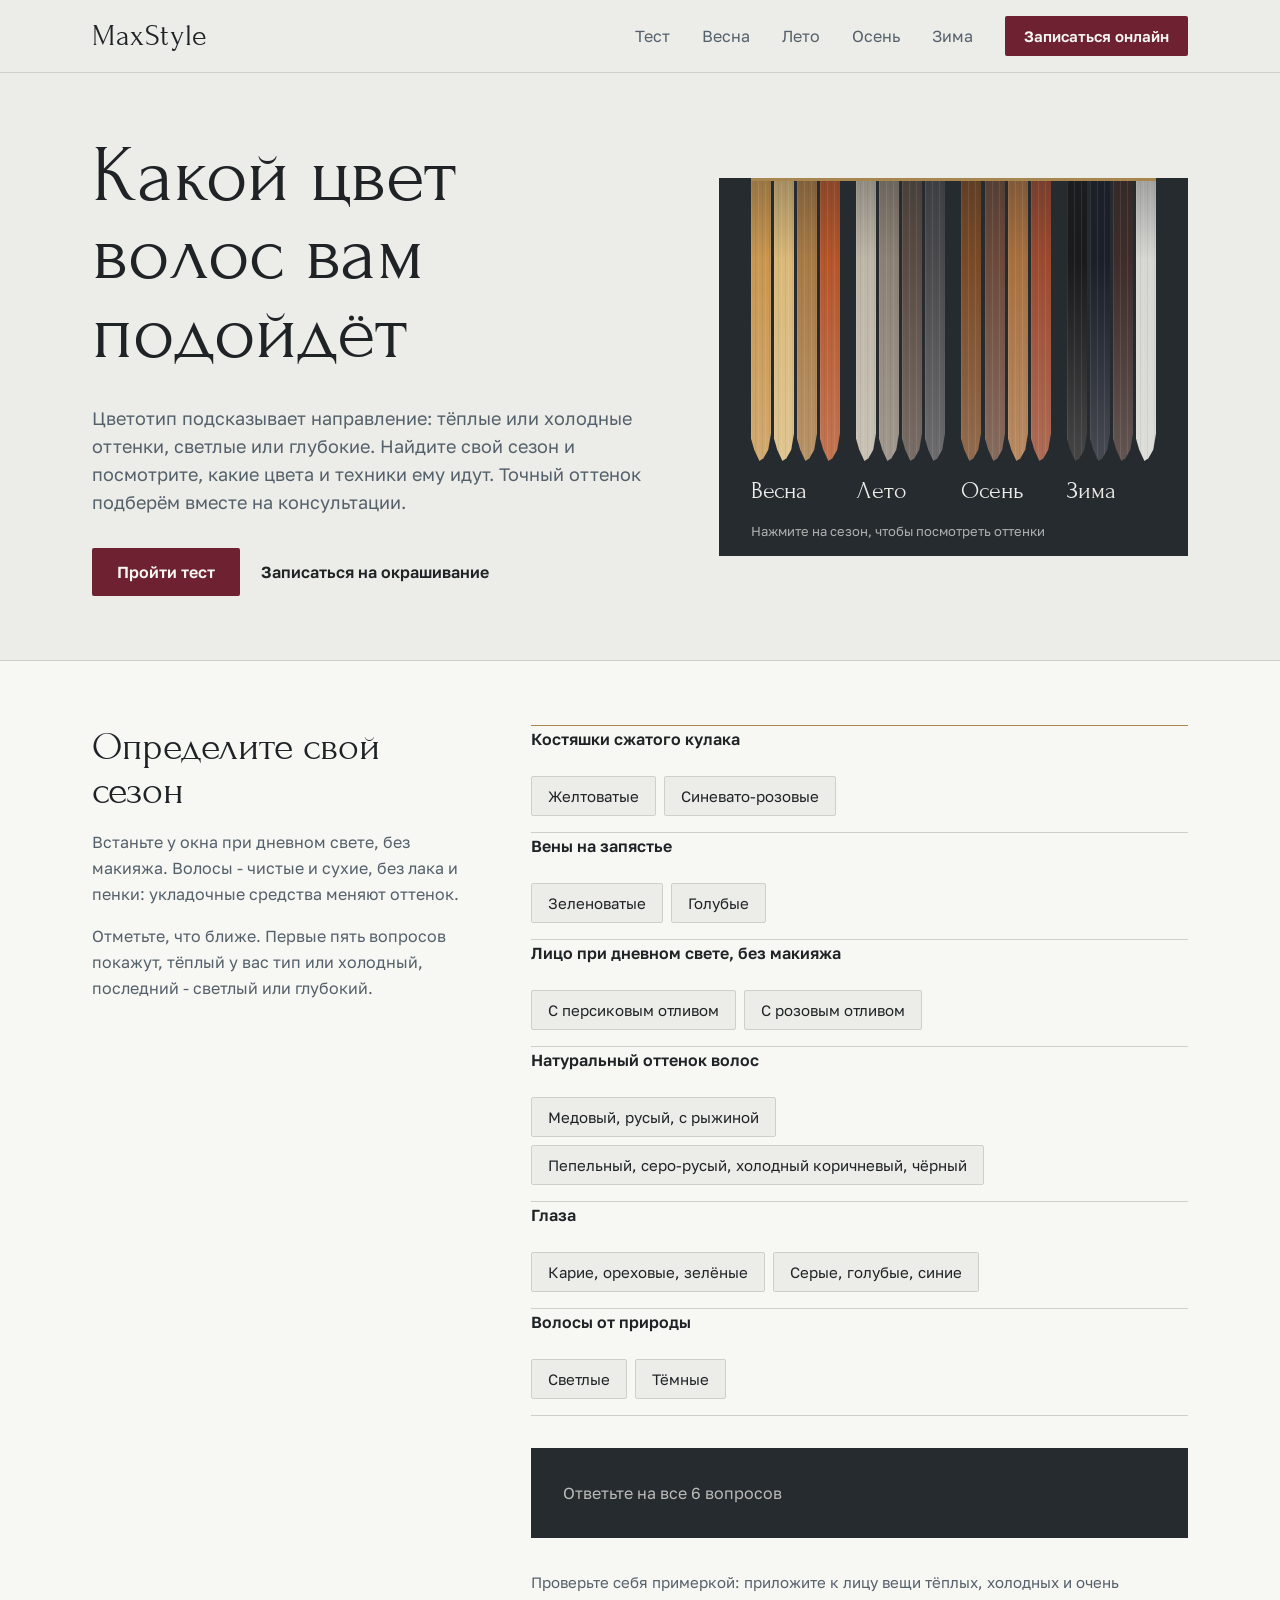
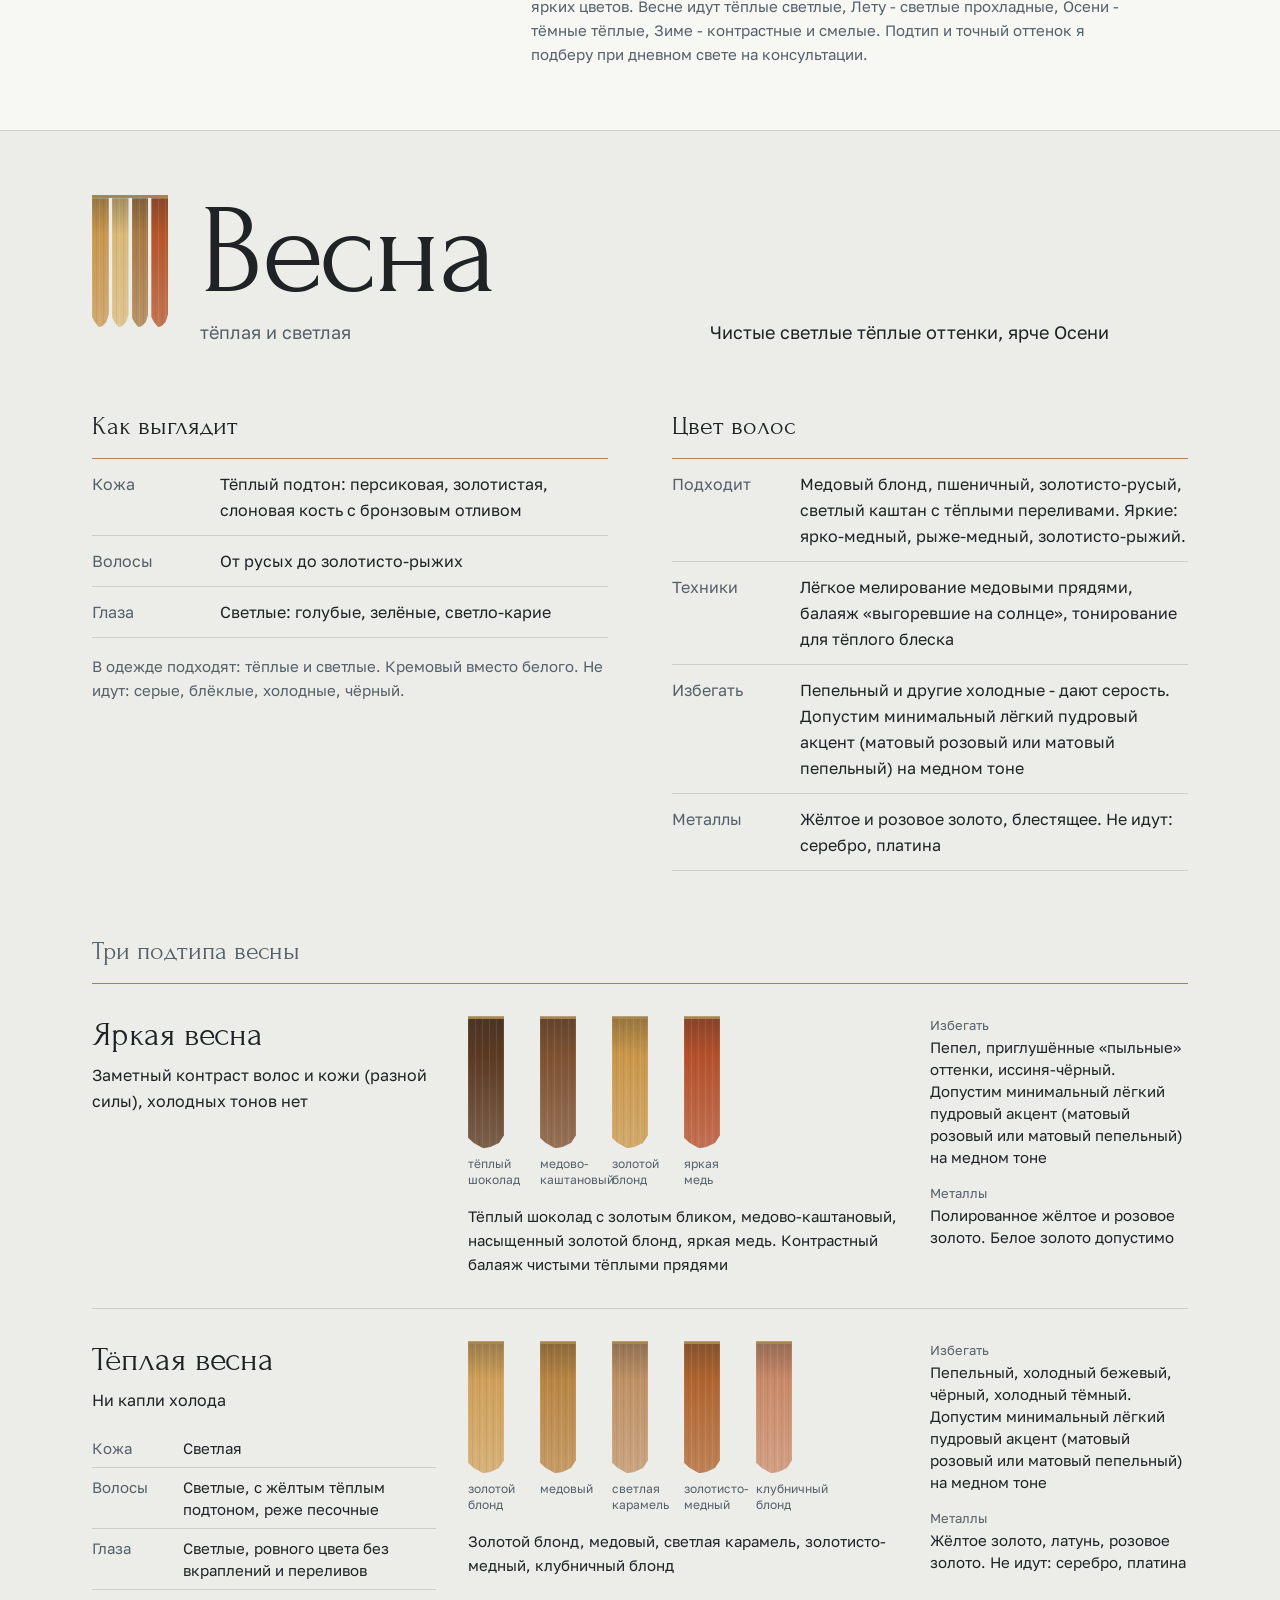
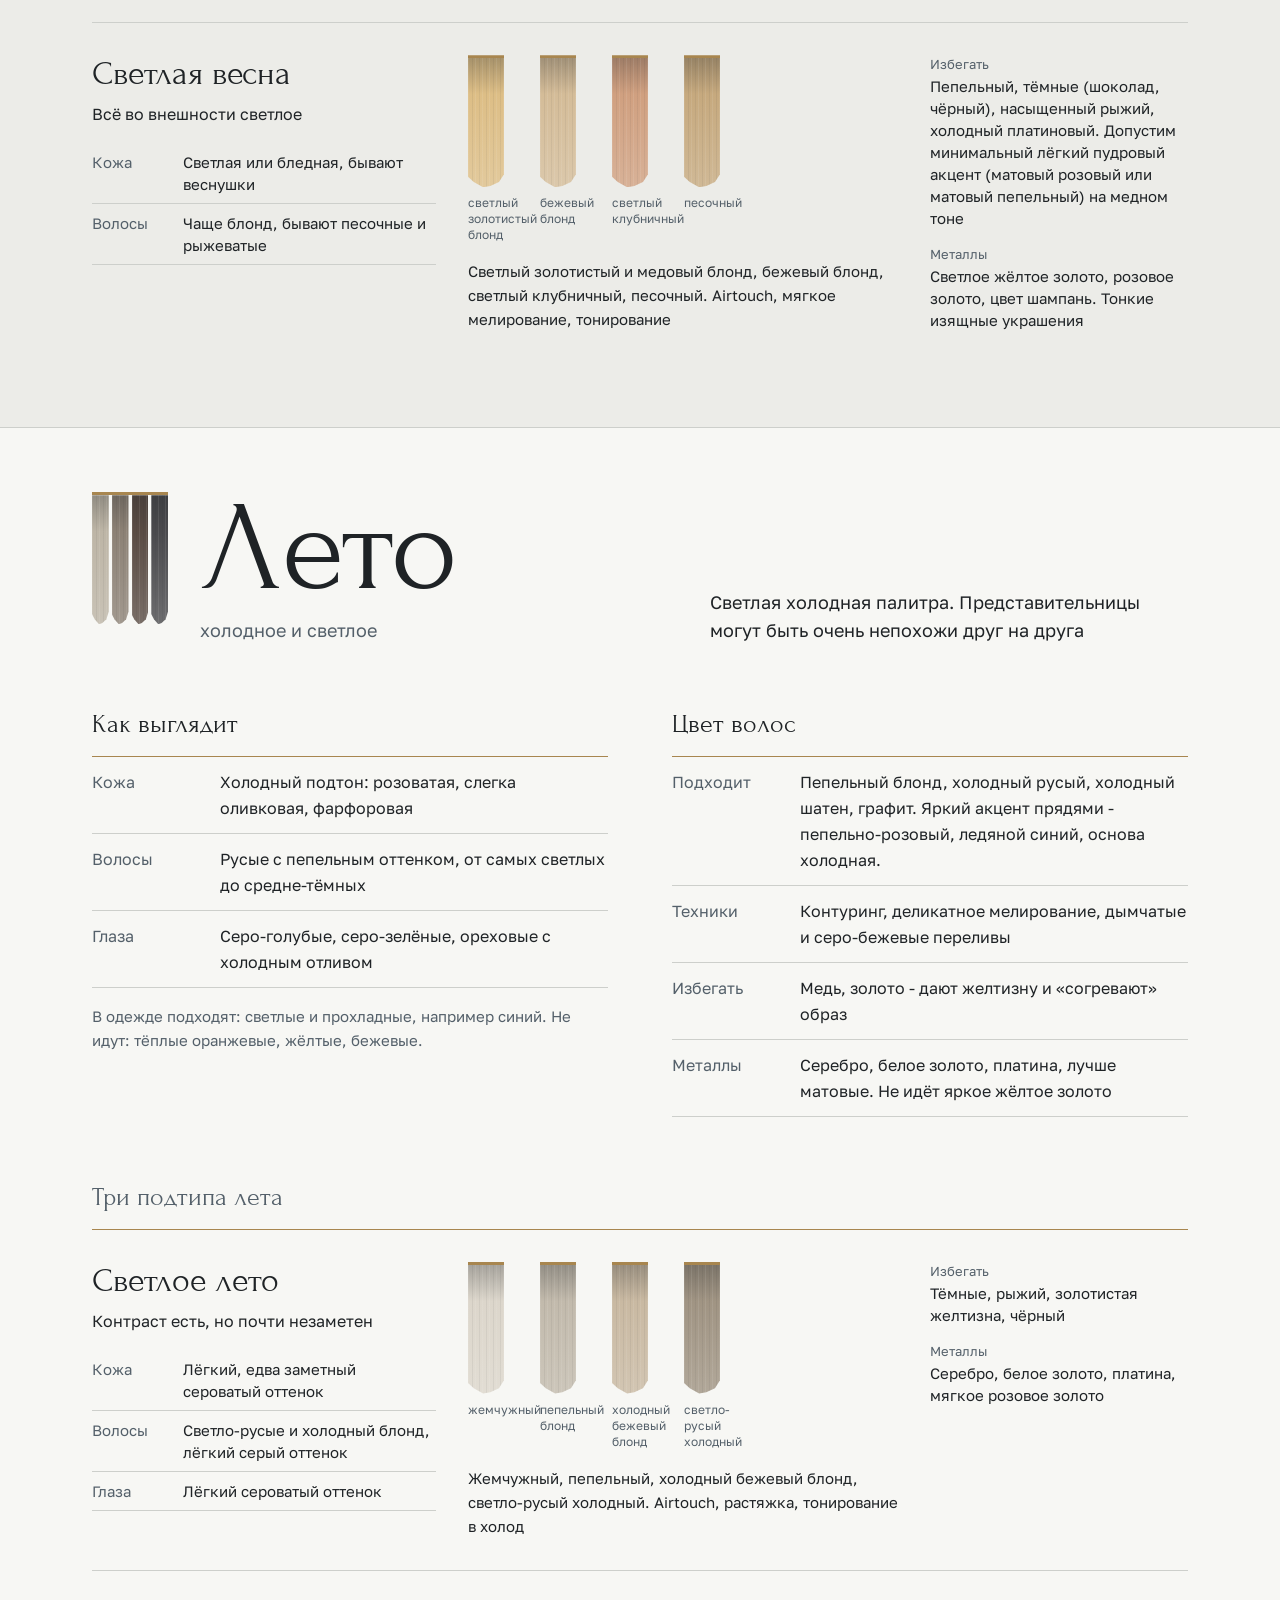
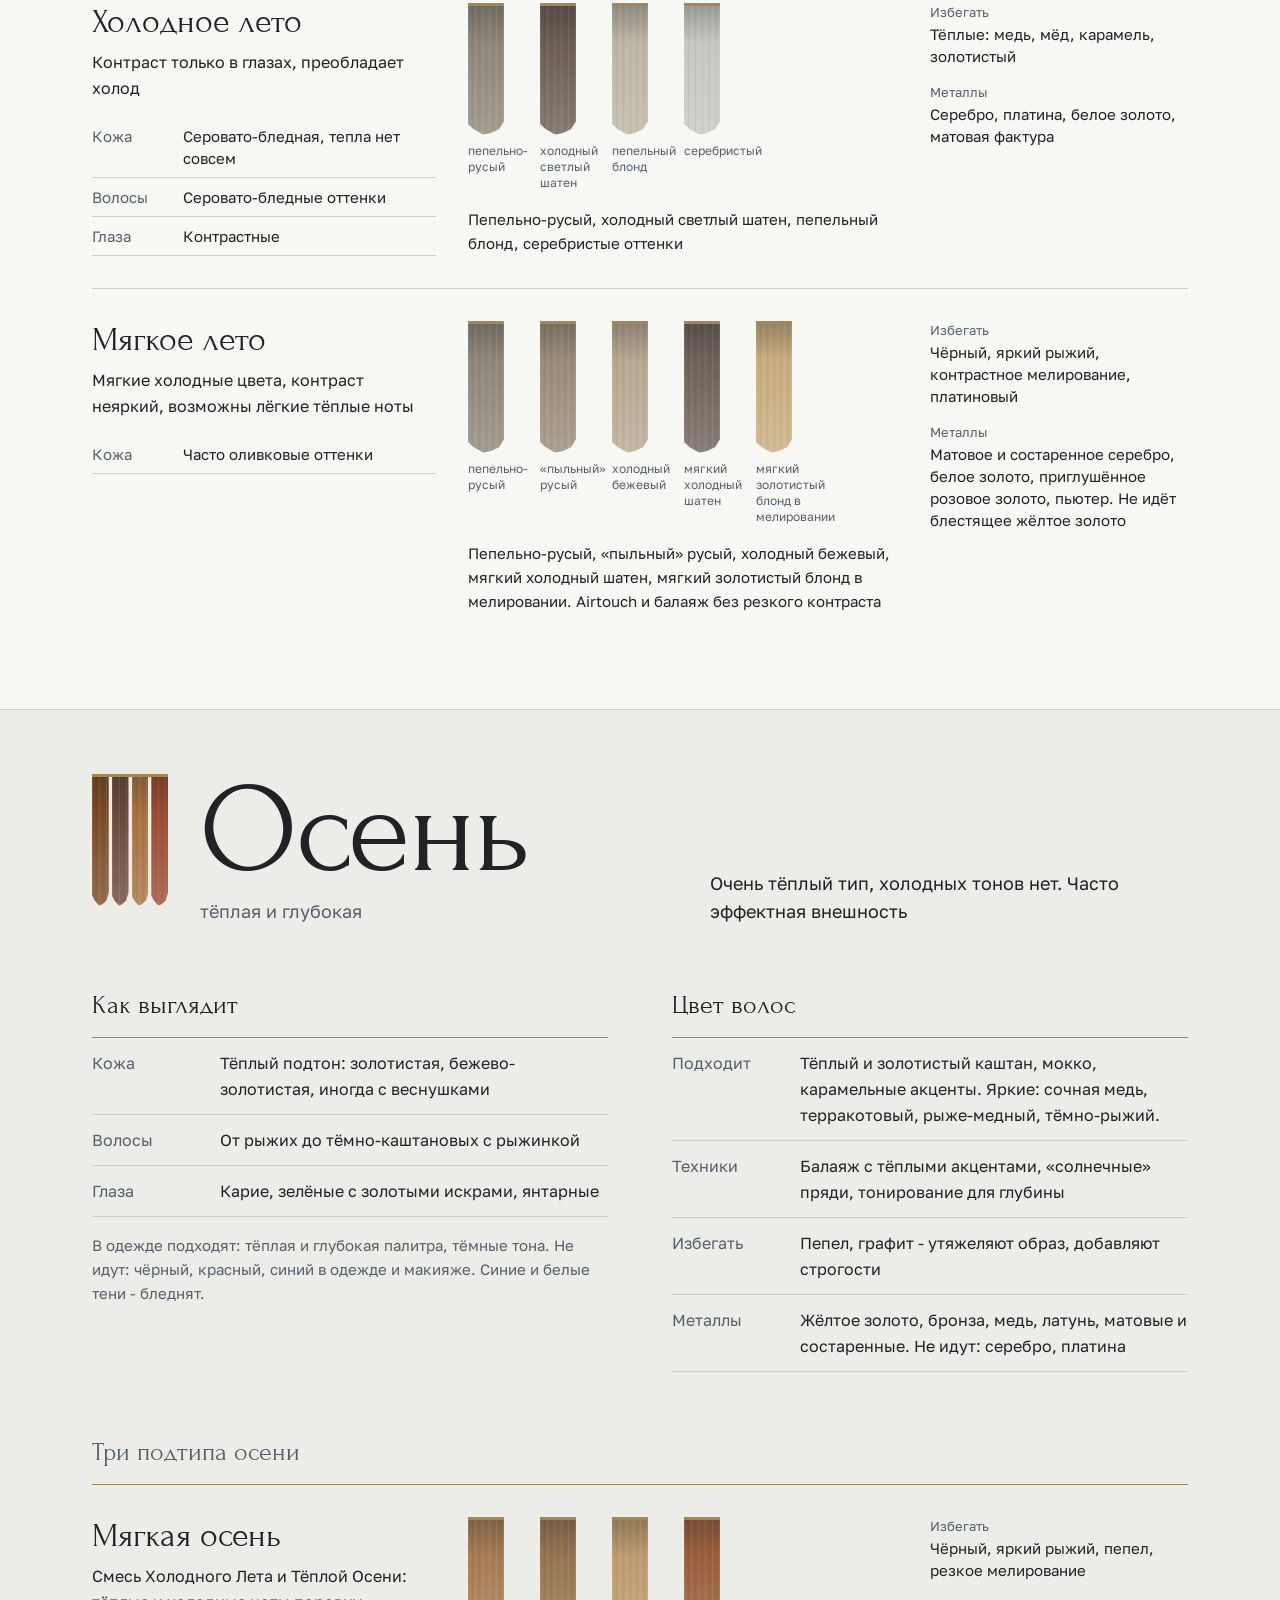
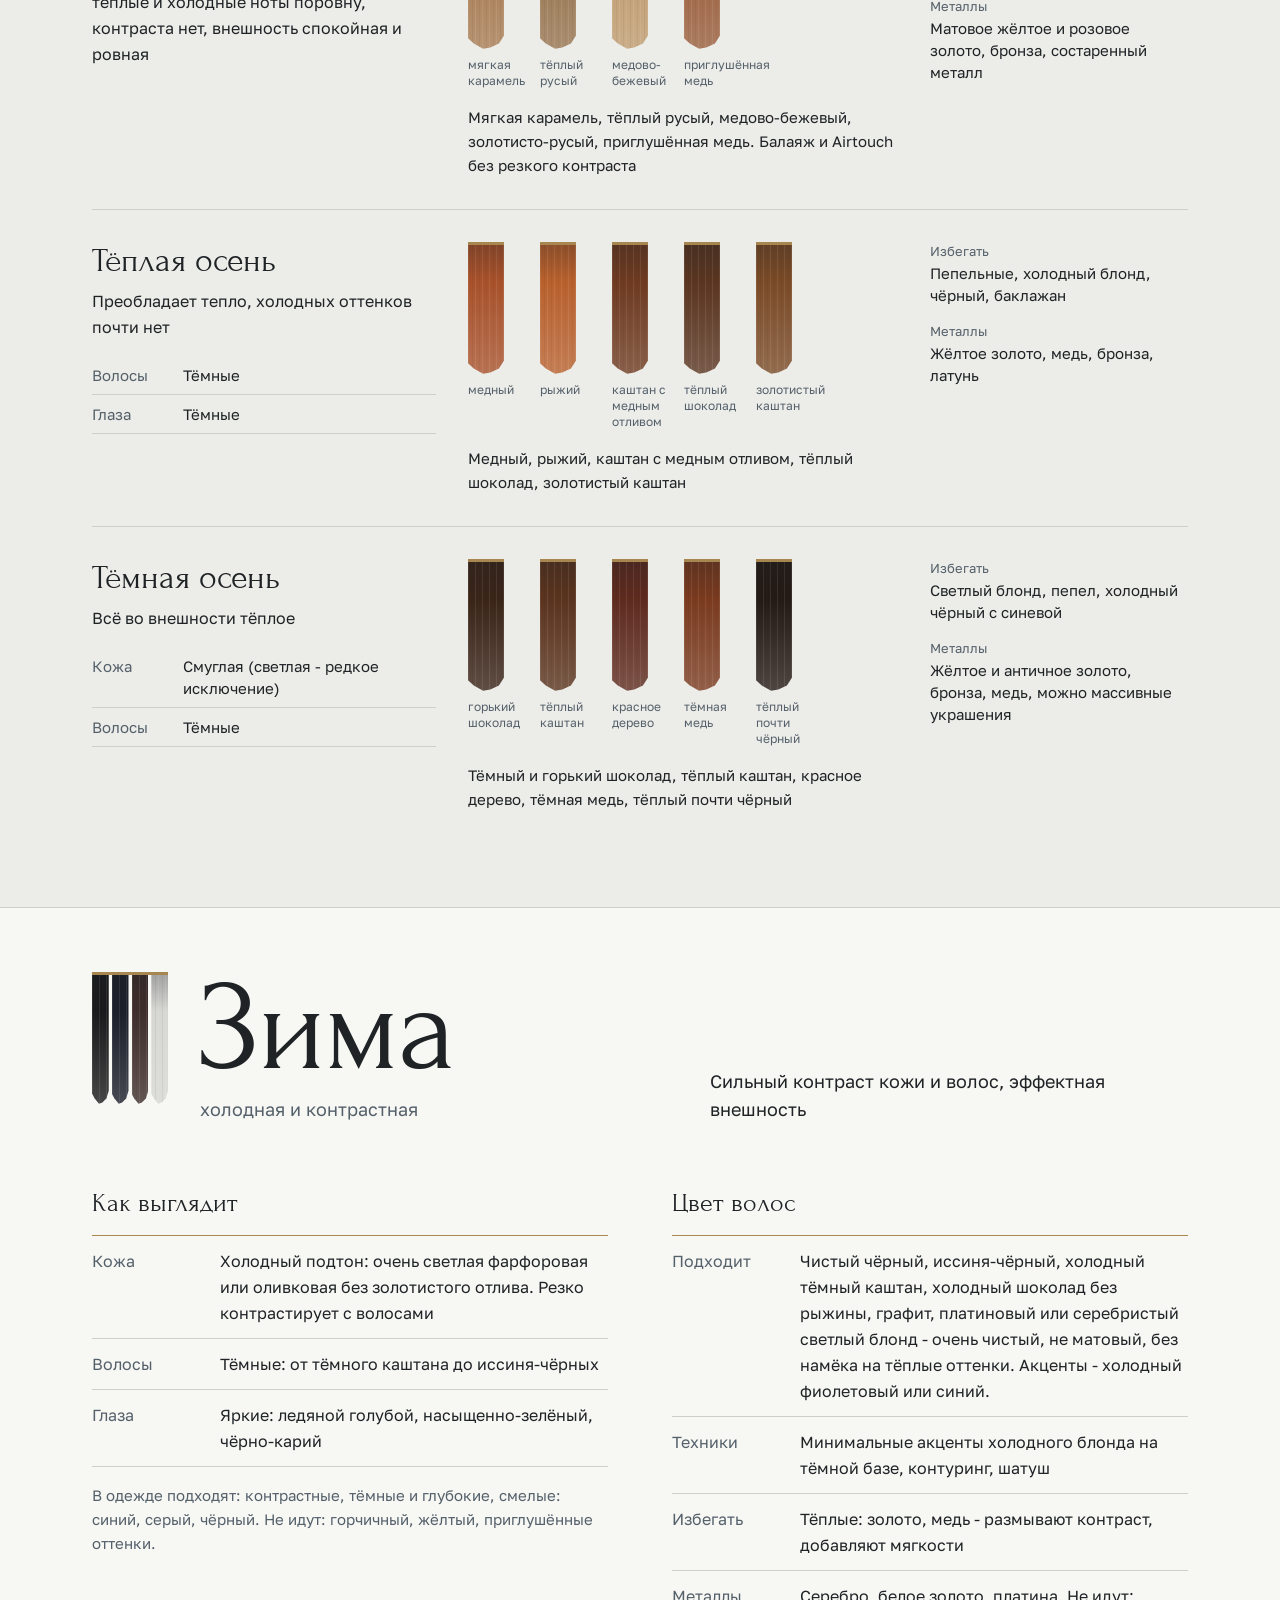
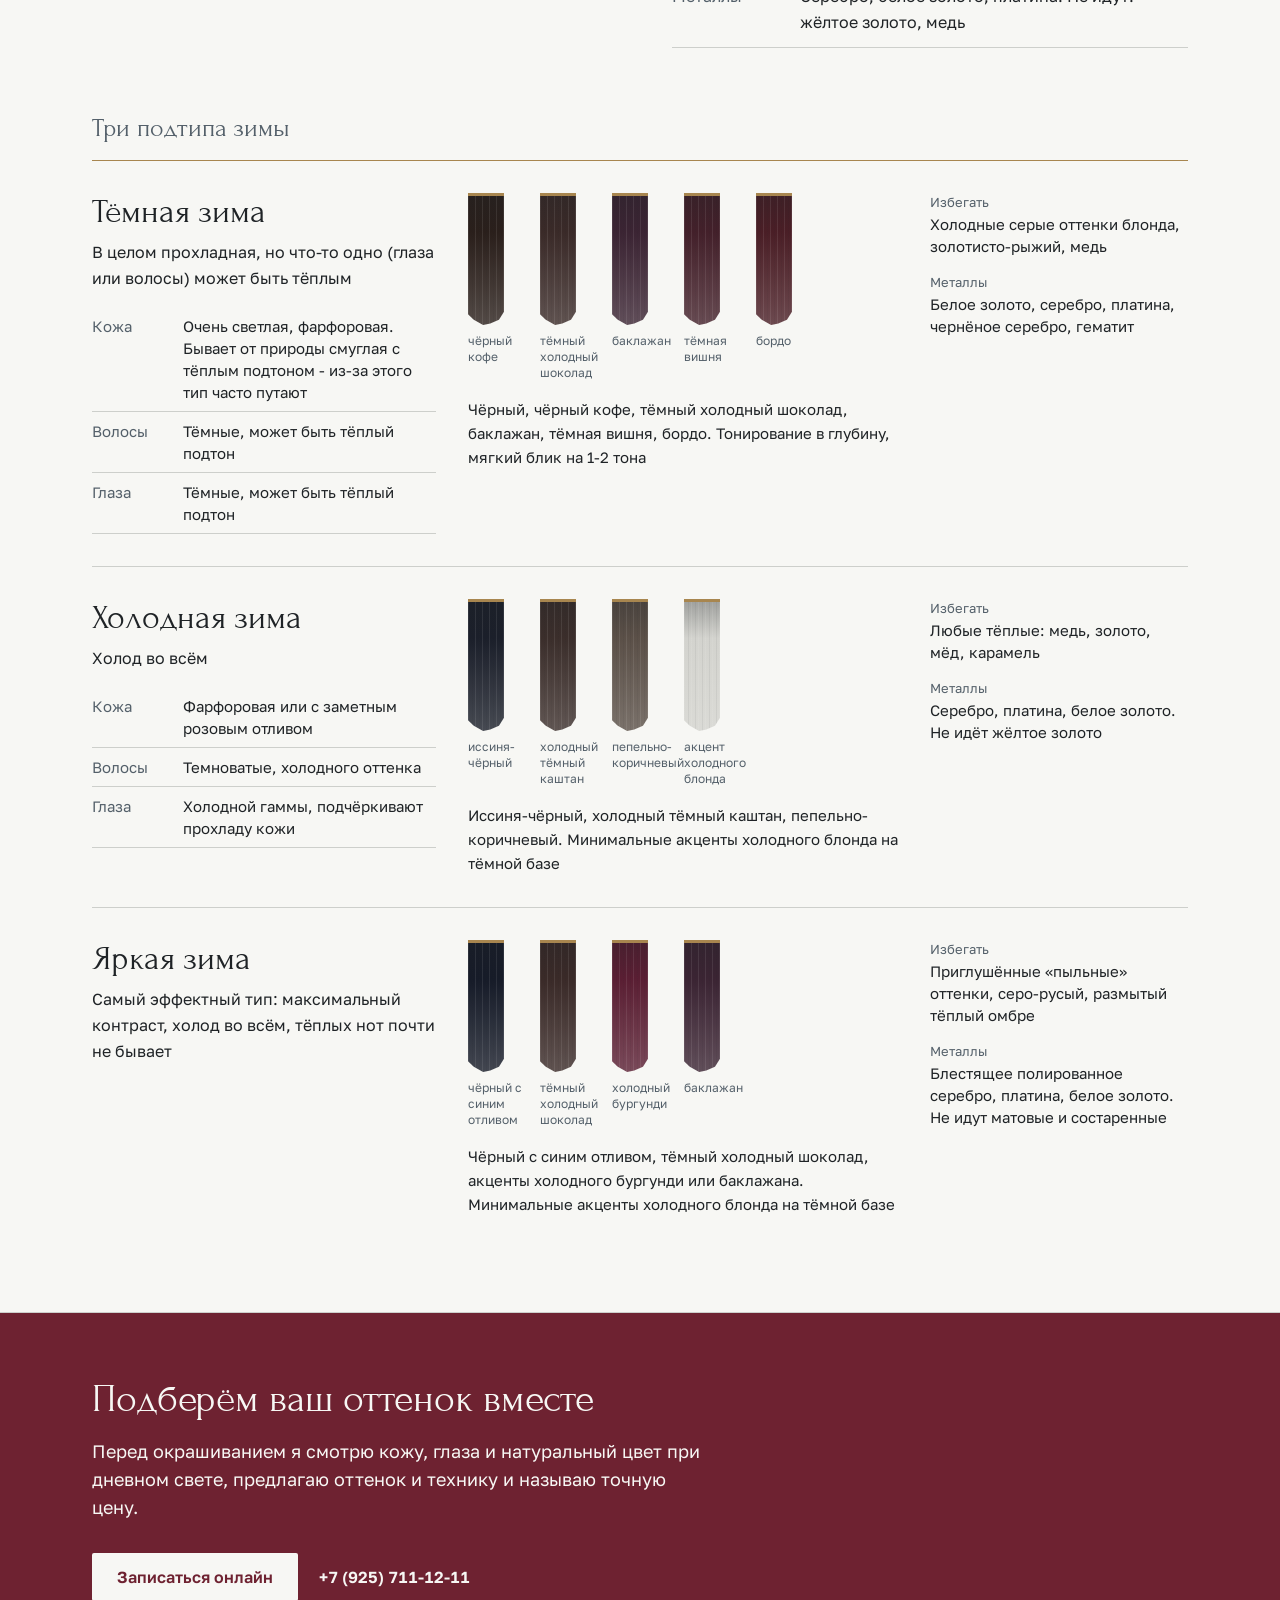
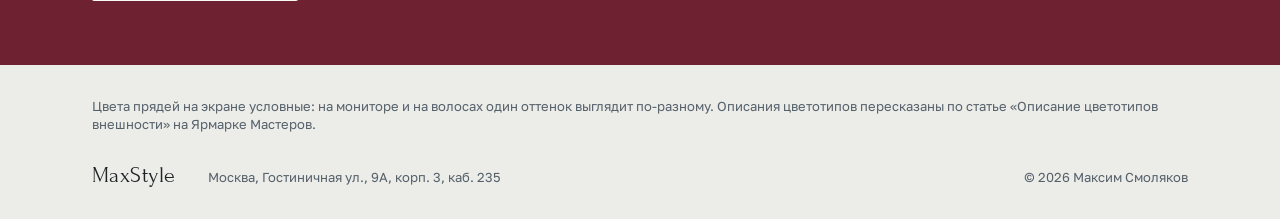
<file: cvetotip.html>
<!doctype html>
<html lang="ru">
<head>
<meta charset="utf-8">
<meta name="viewport" content="width=device-width, initial-scale=1">
<title>Цветотип и цвет волос: весна, лето, осень, зима - MaxStyle</title>
<meta name="description" content="Как определить свой цветотип и какой цвет волос ему подходит: 4 сезона и 12 подтипов, оттенки, техники окрашивания и чего избегать. Парикмахер-стилист Максим Смоляков, метро Окружная.">
<link rel="icon" href="brand/logo/png/maxstyle-mark-32.png" type="image/png">
<link rel="apple-touch-icon" href="brand/logo/png/maxstyle-mark-180.png">
<link rel="preconnect" href="https://fonts.googleapis.com">
<link rel="preconnect" href="https://fonts.gstatic.com" crossorigin>
<link rel="stylesheet" href="https://fonts.googleapis.com/css2?family=Forum&family=Golos+Text:wght@400;600&display=swap">
<link rel="stylesheet" href="brand/colors/brand.css">
<link rel="stylesheet" href="brand/fonts/fonts.css">
<link rel="stylesheet" href="styles.css">
<link rel="stylesheet" href="cvetotip.css">
</head>
<body class="page-color">

<header class="site-header">
  <div class="wrap header-row">
    <a class="wordmark" href="index.html" aria-label="MaxStyle, на главную">MaxStyle</a>
    <nav class="nav season-nav" aria-label="Разделы страницы">
      <a href="#test">Тест</a>
      <a href="#vesna">Весна</a>
      <a href="#leto">Лето</a>
      <a href="#osen">Осень</a>
      <a href="#zima">Зима</a>
    </nav>
    <a class="btn btn-primary header-cta" href="https://widget.sonline.su/ru/services/?placeid=655344472" target="_blank" rel="noopener">Записаться онлайн</a>
  </div>
</header>

<main id="top">

  <section class="color-hero wrap">
    <div class="color-hero-text">
      <h1 class="hero-title">Какой цвет волос вам подойдёт</h1>
      <p class="lead">Цветотип подсказывает направление: тёплые или холодные оттенки, светлые или глубокие. Найдите свой сезон и посмотрите, какие цвета и техники ему идут. Точный оттенок подберём вместе на консультации.</p>
      <div class="hero-actions">
        <a class="btn btn-primary" href="#test">Пройти тест</a>
        <a class="btn btn-quiet" href="https://widget.sonline.su/ru/services/?placeid=655344472" target="_blank" rel="noopener">Записаться на окрашивание</a>
      </div>
    </div>

    <figure class="palette">
      <div class="palette-rail">
        <a class="swatch-group" href="#vesna" aria-label="Весна: медовый блонд, пшеничный, золотисто-русый, ярко-медный">
          <span class="swatch-strands" aria-hidden="true"><span class="strand" style="--c:#C8964F;--i:0" title="медовый блонд"></span><span class="strand" style="--c:#D9B878;--i:1" title="пшеничный"></span><span class="strand" style="--c:#A87A45;--i:2" title="золотисто-русый"></span><span class="strand" style="--c:#B5552A;--i:3" title="ярко-медный"></span></span>
          <span class="swatch-name">Весна</span>
        </a>
        <a class="swatch-group" href="#leto" aria-label="Лето: пепельный блонд, холодный русый, холодный шатен, графит">
          <span class="swatch-strands" aria-hidden="true"><span class="strand" style="--c:#BDB5A6;--i:0" title="пепельный блонд"></span><span class="strand" style="--c:#8C8175;--i:1" title="холодный русый"></span><span class="strand" style="--c:#5A4C44;--i:2" title="холодный шатен"></span><span class="strand" style="--c:#4A4A4D;--i:3" title="графит"></span></span>
          <span class="swatch-name">Лето</span>
        </a>
        <a class="swatch-group" href="#osen" aria-label="Осень: золотистый каштан, мокко, карамель, терракотовый">
          <span class="swatch-strands" aria-hidden="true"><span class="strand" style="--c:#7A4A26;--i:0" title="золотистый каштан"></span><span class="strand" style="--c:#6B4A3A;--i:1" title="мокко"></span><span class="strand" style="--c:#A8703F;--i:2" title="карамель"></span><span class="strand" style="--c:#9C4A2F;--i:3" title="терракотовый"></span></span>
          <span class="swatch-name">Осень</span>
        </a>
        <a class="swatch-group" href="#zima" aria-label="Зима: чистый чёрный, иссиня-чёрный, холодный шоколад, серебристый блонд">
          <span class="swatch-strands" aria-hidden="true"><span class="strand" style="--c:#1A1A1C;--i:0" title="чистый чёрный"></span><span class="strand" style="--c:#1B1F2A;--i:1" title="иссиня-чёрный"></span><span class="strand" style="--c:#3E2D2A;--i:2" title="холодный шоколад"></span><span class="strand" style="--c:#D6D6D2;--i:3" title="серебристый блонд"></span></span>
          <span class="swatch-name">Зима</span>
        </a>
      </div>
      <figcaption class="palette-note">Нажмите на сезон, чтобы посмотреть оттенки</figcaption>
    </figure>
  </section>

  <section class="test" id="test" aria-labelledby="test-title">
    <div class="wrap test-inner">
      <div class="test-intro">
        <h2 class="h1" id="test-title">Определите свой сезон</h2>
        <p>Встаньте у окна при дневном свете, без макияжа. Волосы - чистые и сухие, без лака и пенки: укладочные средства меняют оттенок.</p>
        <p>Отметьте, что ближе. Первые пять вопросов покажут, тёплый у вас тип или холодный, последний - светлый или глубокий.</p>
      </div>

      <form class="quiz" novalidate>
        <div class="quiz-questions">
          <fieldset class="q" data-kind="temp">
            <legend class="q-text">Костяшки сжатого кулака</legend>
            <div class="q-options">
              <label class="opt"><input type="radio" name="q0" value="warm"><span>Желтоватые</span></label>
              <label class="opt"><input type="radio" name="q0" value="cold"><span>Синевато-розовые</span></label>
            </div>
          </fieldset>
          <fieldset class="q" data-kind="temp">
            <legend class="q-text">Вены на запястье</legend>
            <div class="q-options">
              <label class="opt"><input type="radio" name="q1" value="warm"><span>Зеленоватые</span></label>
              <label class="opt"><input type="radio" name="q1" value="cold"><span>Голубые</span></label>
            </div>
          </fieldset>
          <fieldset class="q" data-kind="temp">
            <legend class="q-text">Лицо при дневном свете, без макияжа</legend>
            <div class="q-options">
              <label class="opt"><input type="radio" name="q2" value="warm"><span>С персиковым отливом</span></label>
              <label class="opt"><input type="radio" name="q2" value="cold"><span>С розовым отливом</span></label>
            </div>
          </fieldset>
          <fieldset class="q" data-kind="temp">
            <legend class="q-text">Натуральный оттенок волос</legend>
            <div class="q-options">
              <label class="opt"><input type="radio" name="q3" value="warm"><span>Медовый, русый, с рыжиной</span></label>
              <label class="opt"><input type="radio" name="q3" value="cold"><span>Пепельный, серо-русый, холодный коричневый, чёрный</span></label>
            </div>
          </fieldset>
          <fieldset class="q" data-kind="temp">
            <legend class="q-text">Глаза</legend>
            <div class="q-options">
              <label class="opt"><input type="radio" name="q4" value="warm"><span>Карие, ореховые, зелёные</span></label>
              <label class="opt"><input type="radio" name="q4" value="cold"><span>Серые, голубые, синие</span></label>
            </div>
          </fieldset>
          <fieldset class="q" data-kind="depth">
            <legend class="q-text">Волосы от природы</legend>
            <div class="q-options">
              <label class="opt"><input type="radio" name="q5" value="light"><span>Светлые</span></label>
              <label class="opt"><input type="radio" name="q5" value="dark"><span>Тёмные</span></label>
            </div>
          </fieldset>
        </div>
        <div class="quiz-result" aria-live="polite">
          <p class="quiz-progress">Ответьте на все 6 вопросов</p>
          <div class="quiz-answer" hidden>
            <p class="quiz-label">Похоже, ваш сезон</p>
            <p class="quiz-season"></p>
            <p class="quiz-why"></p>
            <div class="hero-actions">
              <a class="btn btn-light quiz-link" href="#">Смотреть оттенки</a>
              <button type="reset" class="btn btn-quiet-light">Пройти заново</button>
            </div>
          </div>
        </div>
      </form>

      <p class="test-check">Проверьте себя примеркой: приложите к лицу вещи тёплых, холодных и очень ярких цветов. Весне идут тёплые светлые, Лету - светлые прохладные, Осени - тёмные тёплые, Зиме - контрастные и смелые. Подтип и точный оттенок я подберу при дневном свете на консультации.</p>
    </div>
  </section>

  <section class="season" id="vesna" aria-labelledby="vesna-title">
    <div class="wrap">
      <header class="season-head">
        <div class="season-strands" aria-hidden="true"><span class="strand" style="--c:#C8964F;--i:0" title="медовый блонд"></span><span class="strand" style="--c:#D9B878;--i:1" title="пшеничный"></span><span class="strand" style="--c:#A87A45;--i:2" title="золотисто-русый"></span><span class="strand" style="--c:#B5552A;--i:3" title="ярко-медный"></span></div>
        <div>
          <h2 class="season-title" id="vesna-title">Весна</h2>
          <p class="season-tag">тёплая и светлая</p>
        </div>
        <p class="season-trait">Чистые светлые тёплые оттенки, ярче Осени</p>
      </header>

      <div class="season-body">
        <div class="season-looks">
          <h3 class="h2">Как выглядит</h3>
          <dl class="facts-list"><div><dt>Кожа</dt><dd>Тёплый подтон: персиковая, золотистая, слоновая кость с бронзовым отливом</dd></div><div><dt>Волосы</dt><dd>От русых до золотисто-рыжих</dd></div><div><dt>Глаза</dt><dd>Светлые: голубые, зелёные, светло-карие</dd></div></dl>
          <p class="season-clothes">В одежде подходят: тёплые и светлые. Кремовый вместо белого. Не идут: серые, блёклые, холодные, чёрный.</p>
        </div>
        <div class="season-color">
          <h3 class="h2">Цвет волос</h3>
          <dl class="facts-list">
            <div><dt>Подходит</dt><dd>Медовый блонд, пшеничный, золотисто-русый, светлый каштан с тёплыми переливами. Яркие: ярко-медный, рыже-медный, золотисто-рыжий.</dd></div>
            <div><dt>Техники</dt><dd>Лёгкое мелирование медовыми прядями, балаяж «выгоревшие на солнце», тонирование для тёплого блеска</dd></div>
            <div><dt>Избегать</dt><dd>Пепельный и другие холодные - дают серость. Допустим минимальный лёгкий пудровый акцент (матовый розовый или матовый пепельный) на медном тоне</dd></div>
            <div><dt>Металлы</dt><dd>Жёлтое и розовое золото, блестящее. Не идут: серебро, платина</dd></div>
          </dl>
        </div>
      </div>

      <div class="subtypes">
        <h3 class="subtypes-title">Три подтипа весны</h3>
        
        <article class="subtype" id="yarkaya-vesna" aria-labelledby="yarkaya-vesna-t">
          <div class="subtype-about">
            <h3 class="subtype-title" id="yarkaya-vesna-t"><a href="#yarkaya-vesna">Яркая весна</a></h3>
            <p class="subtype-trait">Заметный контраст волос и кожи (разной силы), холодных тонов нет</p>
            
          </div>
          <div class="subtype-hair">
            <ul class="strand-row" aria-label="Примеры оттенков">
              <li><span class="strand" style="--c:#5C3A22;--i:0" title="тёплый шоколад"></span><span class="strand-name">тёплый шоколад</span></li>
              <li><span class="strand" style="--c:#7E5130;--i:1" title="медово-каштановый"></span><span class="strand-name">медово-каштановый</span></li>
              <li><span class="strand" style="--c:#C9974A;--i:2" title="золотой блонд"></span><span class="strand-name">золотой блонд</span></li>
              <li><span class="strand" style="--c:#B4502A;--i:3" title="яркая медь"></span><span class="strand-name">яркая медь</span></li>
            </ul>
            <p class="subtype-suits">Тёплый шоколад с золотым бликом, медово-каштановый, насыщенный золотой блонд, яркая медь. Контрастный балаяж чистыми тёплыми прядями</p>
          </div>
          <dl class="subtype-notes">
            <div><dt>Избегать</dt><dd>Пепел, приглушённые «пыльные» оттенки, иссиня-чёрный. Допустим минимальный лёгкий пудровый акцент (матовый розовый или матовый пепельный) на медном тоне</dd></div>
            <div><dt>Металлы</dt><dd>Полированное жёлтое и розовое золото. Белое золото допустимо</dd></div>
          </dl>
        </article>
        <article class="subtype" id="teplaya-vesna" aria-labelledby="teplaya-vesna-t">
          <div class="subtype-about">
            <h3 class="subtype-title" id="teplaya-vesna-t"><a href="#teplaya-vesna">Тёплая весна</a></h3>
            <p class="subtype-trait">Ни капли холода</p>
            <dl class="facts-list"><div><dt>Кожа</dt><dd>Светлая</dd></div><div><dt>Волосы</dt><dd>Светлые, с жёлтым тёплым подтоном, реже песочные</dd></div><div><dt>Глаза</dt><dd>Светлые, ровного цвета без вкраплений и переливов</dd></div></dl>
          </div>
          <div class="subtype-hair">
            <ul class="strand-row" aria-label="Примеры оттенков">
              <li><span class="strand" style="--c:#CFA05A;--i:0" title="золотой блонд"></span><span class="strand-name">золотой блонд</span></li>
              <li><span class="strand" style="--c:#B98543;--i:1" title="медовый"></span><span class="strand-name">медовый</span></li>
              <li><span class="strand" style="--c:#BF9165;--i:2" title="светлая карамель"></span><span class="strand-name">светлая карамель</span></li>
              <li><span class="strand" style="--c:#B0652F;--i:3" title="золотисто-медный"></span><span class="strand-name">золотисто-медный</span></li>
              <li><span class="strand" style="--c:#C98A68;--i:4" title="клубничный блонд"></span><span class="strand-name">клубничный блонд</span></li>
            </ul>
            <p class="subtype-suits">Золотой блонд, медовый, светлая карамель, золотисто-медный, клубничный блонд</p>
          </div>
          <dl class="subtype-notes">
            <div><dt>Избегать</dt><dd>Пепельный, холодный бежевый, чёрный, холодный тёмный. Допустим минимальный лёгкий пудровый акцент (матовый розовый или матовый пепельный) на медном тоне</dd></div>
            <div><dt>Металлы</dt><dd>Жёлтое золото, латунь, розовое золото. Не идут: серебро, платина</dd></div>
          </dl>
        </article>
        <article class="subtype" id="svetlaya-vesna" aria-labelledby="svetlaya-vesna-t">
          <div class="subtype-about">
            <h3 class="subtype-title" id="svetlaya-vesna-t"><a href="#svetlaya-vesna">Светлая весна</a></h3>
            <p class="subtype-trait">Всё во внешности светлое</p>
            <dl class="facts-list"><div><dt>Кожа</dt><dd>Светлая или бледная, бывают веснушки</dd></div><div><dt>Волосы</dt><dd>Чаще блонд, бывают песочные и рыжеватые</dd></div></dl>
          </div>
          <div class="subtype-hair">
            <ul class="strand-row" aria-label="Примеры оттенков">
              <li><span class="strand" style="--c:#DDBE86;--i:0" title="светлый золотистый блонд"></span><span class="strand-name">светлый золотистый блонд</span></li>
              <li><span class="strand" style="--c:#D4BC98;--i:1" title="бежевый блонд"></span><span class="strand-name">бежевый блонд</span></li>
              <li><span class="strand" style="--c:#D0A080;--i:2" title="светлый клубничный"></span><span class="strand-name">светлый клубничный</span></li>
              <li><span class="strand" style="--c:#C6A97E;--i:3" title="песочный"></span><span class="strand-name">песочный</span></li>
            </ul>
            <p class="subtype-suits">Светлый золотистый и медовый блонд, бежевый блонд, светлый клубничный, песочный. Airtouch, мягкое мелирование, тонирование</p>
          </div>
          <dl class="subtype-notes">
            <div><dt>Избегать</dt><dd>Пепельный, тёмные (шоколад, чёрный), насыщенный рыжий, холодный платиновый. Допустим минимальный лёгкий пудровый акцент (матовый розовый или матовый пепельный) на медном тоне</dd></div>
            <div><dt>Металлы</dt><dd>Светлое жёлтое золото, розовое золото, цвет шампань. Тонкие изящные украшения</dd></div>
          </dl>
        </article>
      </div>
    </div>
  </section>

  <section class="season season-alt" id="leto" aria-labelledby="leto-title">
    <div class="wrap">
      <header class="season-head">
        <div class="season-strands" aria-hidden="true"><span class="strand" style="--c:#BDB5A6;--i:0" title="пепельный блонд"></span><span class="strand" style="--c:#8C8175;--i:1" title="холодный русый"></span><span class="strand" style="--c:#5A4C44;--i:2" title="холодный шатен"></span><span class="strand" style="--c:#4A4A4D;--i:3" title="графит"></span></div>
        <div>
          <h2 class="season-title" id="leto-title">Лето</h2>
          <p class="season-tag">холодное и светлое</p>
        </div>
        <p class="season-trait">Светлая холодная палитра. Представительницы могут быть очень непохожи друг на друга</p>
      </header>

      <div class="season-body">
        <div class="season-looks">
          <h3 class="h2">Как выглядит</h3>
          <dl class="facts-list"><div><dt>Кожа</dt><dd>Холодный подтон: розоватая, слегка оливковая, фарфоровая</dd></div><div><dt>Волосы</dt><dd>Русые с пепельным оттенком, от самых светлых до средне-тёмных</dd></div><div><dt>Глаза</dt><dd>Серо-голубые, серо-зелёные, ореховые с холодным отливом</dd></div></dl>
          <p class="season-clothes">В одежде подходят: светлые и прохладные, например синий. Не идут: тёплые оранжевые, жёлтые, бежевые.</p>
        </div>
        <div class="season-color">
          <h3 class="h2">Цвет волос</h3>
          <dl class="facts-list">
            <div><dt>Подходит</dt><dd>Пепельный блонд, холодный русый, холодный шатен, графит. Яркий акцент прядями - пепельно-розовый, ледяной синий, основа холодная.</dd></div>
            <div><dt>Техники</dt><dd>Контуринг, деликатное мелирование, дымчатые и серо-бежевые переливы</dd></div>
            <div><dt>Избегать</dt><dd>Медь, золото - дают желтизну и «согревают» образ</dd></div>
            <div><dt>Металлы</dt><dd>Серебро, белое золото, платина, лучше матовые. Не идёт яркое жёлтое золото</dd></div>
          </dl>
        </div>
      </div>

      <div class="subtypes">
        <h3 class="subtypes-title">Три подтипа лета</h3>
        
        <article class="subtype" id="svetloe-leto" aria-labelledby="svetloe-leto-t">
          <div class="subtype-about">
            <h3 class="subtype-title" id="svetloe-leto-t"><a href="#svetloe-leto">Светлое лето</a></h3>
            <p class="subtype-trait">Контраст есть, но почти незаметен</p>
            <dl class="facts-list"><div><dt>Кожа</dt><dd>Лёгкий, едва заметный сероватый оттенок</dd></div><div><dt>Волосы</dt><dd>Светло-русые и холодный блонд, лёгкий серый оттенок</dd></div><div><dt>Глаза</dt><dd>Лёгкий сероватый оттенок</dd></div></dl>
          </div>
          <div class="subtype-hair">
            <ul class="strand-row" aria-label="Примеры оттенков">
              <li><span class="strand" style="--c:#DCD6CB;--i:0" title="жемчужный"></span><span class="strand-name">жемчужный</span></li>
              <li><span class="strand" style="--c:#C2BAAC;--i:1" title="пепельный блонд"></span><span class="strand-name">пепельный блонд</span></li>
              <li><span class="strand" style="--c:#C9B9A2;--i:2" title="холодный бежевый блонд"></span><span class="strand-name">холодный бежевый блонд</span></li>
              <li><span class="strand" style="--c:#A09483;--i:3" title="светло-русый холодный"></span><span class="strand-name">светло-русый холодный</span></li>
            </ul>
            <p class="subtype-suits">Жемчужный, пепельный, холодный бежевый блонд, светло-русый холодный. Airtouch, растяжка, тонирование в холод</p>
          </div>
          <dl class="subtype-notes">
            <div><dt>Избегать</dt><dd>Тёмные, рыжий, золотистая желтизна, чёрный</dd></div>
            <div><dt>Металлы</dt><dd>Серебро, белое золото, платина, мягкое розовое золото</dd></div>
          </dl>
        </article>
        <article class="subtype" id="holodnoe-leto" aria-labelledby="holodnoe-leto-t">
          <div class="subtype-about">
            <h3 class="subtype-title" id="holodnoe-leto-t"><a href="#holodnoe-leto">Холодное лето</a></h3>
            <p class="subtype-trait">Контраст только в глазах, преобладает холод</p>
            <dl class="facts-list"><div><dt>Кожа</dt><dd>Серовато-бледная, тепла нет совсем</dd></div><div><dt>Волосы</dt><dd>Серовато-бледные оттенки</dd></div><div><dt>Глаза</dt><dd>Контрастные</dd></div></dl>
          </div>
          <div class="subtype-hair">
            <ul class="strand-row" aria-label="Примеры оттенков">
              <li><span class="strand" style="--c:#8F867A;--i:0" title="пепельно-русый"></span><span class="strand-name">пепельно-русый</span></li>
              <li><span class="strand" style="--c:#6B5D53;--i:1" title="холодный светлый шатен"></span><span class="strand-name">холодный светлый шатен</span></li>
              <li><span class="strand" style="--c:#BDB5A6;--i:2" title="пепельный блонд"></span><span class="strand-name">пепельный блонд</span></li>
              <li><span class="strand" style="--c:#C8C6C0;--i:3" title="серебристый"></span><span class="strand-name">серебристый</span></li>
            </ul>
            <p class="subtype-suits">Пепельно-русый, холодный светлый шатен, пепельный блонд, серебристые оттенки</p>
          </div>
          <dl class="subtype-notes">
            <div><dt>Избегать</dt><dd>Тёплые: медь, мёд, карамель, золотистый</dd></div>
            <div><dt>Металлы</dt><dd>Серебро, платина, белое золото, матовая фактура</dd></div>
          </dl>
        </article>
        <article class="subtype" id="myagkoe-leto" aria-labelledby="myagkoe-leto-t">
          <div class="subtype-about">
            <h3 class="subtype-title" id="myagkoe-leto-t"><a href="#myagkoe-leto">Мягкое лето</a></h3>
            <p class="subtype-trait">Мягкие холодные цвета, контраст неяркий, возможны лёгкие тёплые ноты</p>
            <dl class="facts-list"><div><dt>Кожа</dt><dd>Часто оливковые оттенки</dd></div></dl>
          </div>
          <div class="subtype-hair">
            <ul class="strand-row" aria-label="Примеры оттенков">
              <li><span class="strand" style="--c:#8F867A;--i:0" title="пепельно-русый"></span><span class="strand-name">пепельно-русый</span></li>
              <li><span class="strand" style="--c:#9A8B78;--i:1" title="«пыльный» русый"></span><span class="strand-name">«пыльный» русый</span></li>
              <li><span class="strand" style="--c:#B8A790;--i:2" title="холодный бежевый"></span><span class="strand-name">холодный бежевый</span></li>
              <li><span class="strand" style="--c:#6E6158;--i:3" title="мягкий холодный шатен"></span><span class="strand-name">мягкий холодный шатен</span></li>
              <li><span class="strand" style="--c:#C8AC7C;--i:4" title="мягкий золотистый блонд в мелировании"></span><span class="strand-name">мягкий золотистый блонд в мелировании</span></li>
            </ul>
            <p class="subtype-suits">Пепельно-русый, «пыльный» русый, холодный бежевый, мягкий холодный шатен, мягкий золотистый блонд в мелировании. Airtouch и балаяж без резкого контраста</p>
          </div>
          <dl class="subtype-notes">
            <div><dt>Избегать</dt><dd>Чёрный, яркий рыжий, контрастное мелирование, платиновый</dd></div>
            <div><dt>Металлы</dt><dd>Матовое и состаренное серебро, белое золото, приглушённое розовое золото, пьютер. Не идёт блестящее жёлтое золото</dd></div>
          </dl>
        </article>
      </div>
    </div>
  </section>

  <section class="season" id="osen" aria-labelledby="osen-title">
    <div class="wrap">
      <header class="season-head">
        <div class="season-strands" aria-hidden="true"><span class="strand" style="--c:#7A4A26;--i:0" title="золотистый каштан"></span><span class="strand" style="--c:#6B4A3A;--i:1" title="мокко"></span><span class="strand" style="--c:#A8703F;--i:2" title="карамель"></span><span class="strand" style="--c:#9C4A2F;--i:3" title="терракотовый"></span></div>
        <div>
          <h2 class="season-title" id="osen-title">Осень</h2>
          <p class="season-tag">тёплая и глубокая</p>
        </div>
        <p class="season-trait">Очень тёплый тип, холодных тонов нет. Часто эффектная внешность</p>
      </header>

      <div class="season-body">
        <div class="season-looks">
          <h3 class="h2">Как выглядит</h3>
          <dl class="facts-list"><div><dt>Кожа</dt><dd>Тёплый подтон: золотистая, бежево-золотистая, иногда с веснушками</dd></div><div><dt>Волосы</dt><dd>От рыжих до тёмно-каштановых с рыжинкой</dd></div><div><dt>Глаза</dt><dd>Карие, зелёные с золотыми искрами, янтарные</dd></div></dl>
          <p class="season-clothes">В одежде подходят: тёплая и глубокая палитра, тёмные тона. Не идут: чёрный, красный, синий в одежде и макияже. Синие и белые тени - бледнят.</p>
        </div>
        <div class="season-color">
          <h3 class="h2">Цвет волос</h3>
          <dl class="facts-list">
            <div><dt>Подходит</dt><dd>Тёплый и золотистый каштан, мокко, карамельные акценты. Яркие: сочная медь, терракотовый, рыже-медный, тёмно-рыжий.</dd></div>
            <div><dt>Техники</dt><dd>Балаяж с тёплыми акцентами, «солнечные» пряди, тонирование для глубины</dd></div>
            <div><dt>Избегать</dt><dd>Пепел, графит - утяжеляют образ, добавляют строгости</dd></div>
            <div><dt>Металлы</dt><dd>Жёлтое золото, бронза, медь, латунь, матовые и состаренные. Не идут: серебро, платина</dd></div>
          </dl>
        </div>
      </div>

      <div class="subtypes">
        <h3 class="subtypes-title">Три подтипа осени</h3>
        
        <article class="subtype" id="myagkaya-osen" aria-labelledby="myagkaya-osen-t">
          <div class="subtype-about">
            <h3 class="subtype-title" id="myagkaya-osen-t"><a href="#myagkaya-osen">Мягкая осень</a></h3>
            <p class="subtype-trait">Смесь Холодного Лета и Тёплой Осени: тёплые и холодные ноты поровну, контраста нет, внешность спокойная и ровная</p>
            
          </div>
          <div class="subtype-hair">
            <ul class="strand-row" aria-label="Примеры оттенков">
              <li><span class="strand" style="--c:#A77B52;--i:0" title="мягкая карамель"></span><span class="strand-name">мягкая карамель</span></li>
              <li><span class="strand" style="--c:#97744F;--i:1" title="тёплый русый"></span><span class="strand-name">тёплый русый</span></li>
              <li><span class="strand" style="--c:#BF9B6E;--i:2" title="медово-бежевый"></span><span class="strand-name">медово-бежевый</span></li>
              <li><span class="strand" style="--c:#9A5E3C;--i:3" title="приглушённая медь"></span><span class="strand-name">приглушённая медь</span></li>
            </ul>
            <p class="subtype-suits">Мягкая карамель, тёплый русый, медово-бежевый, золотисто-русый, приглушённая медь. Балаяж и Airtouch без резкого контраста</p>
          </div>
          <dl class="subtype-notes">
            <div><dt>Избегать</dt><dd>Чёрный, яркий рыжий, пепел, резкое мелирование</dd></div>
            <div><dt>Металлы</dt><dd>Матовое жёлтое и розовое золото, бронза, состаренный металл</dd></div>
          </dl>
        </article>
        <article class="subtype" id="teplaya-osen" aria-labelledby="teplaya-osen-t">
          <div class="subtype-about">
            <h3 class="subtype-title" id="teplaya-osen-t"><a href="#teplaya-osen">Тёплая осень</a></h3>
            <p class="subtype-trait">Преобладает тепло, холодных оттенков почти нет</p>
            <dl class="facts-list"><div><dt>Волосы</dt><dd>Тёмные</dd></div><div><dt>Глаза</dt><dd>Тёмные</dd></div></dl>
          </div>
          <div class="subtype-hair">
            <ul class="strand-row" aria-label="Примеры оттенков">
              <li><span class="strand" style="--c:#A8512A;--i:0" title="медный"></span><span class="strand-name">медный</span></li>
              <li><span class="strand" style="--c:#B8602C;--i:1" title="рыжий"></span><span class="strand-name">рыжий</span></li>
              <li><span class="strand" style="--c:#6E3A20;--i:2" title="каштан с медным отливом"></span><span class="strand-name">каштан с медным отливом</span></li>
              <li><span class="strand" style="--c:#5A3520;--i:3" title="тёплый шоколад"></span><span class="strand-name">тёплый шоколад</span></li>
              <li><span class="strand" style="--c:#7A4A26;--i:4" title="золотистый каштан"></span><span class="strand-name">золотистый каштан</span></li>
            </ul>
            <p class="subtype-suits">Медный, рыжий, каштан с медным отливом, тёплый шоколад, золотистый каштан</p>
          </div>
          <dl class="subtype-notes">
            <div><dt>Избегать</dt><dd>Пепельные, холодный блонд, чёрный, баклажан</dd></div>
            <div><dt>Металлы</dt><dd>Жёлтое золото, медь, бронза, латунь</dd></div>
          </dl>
        </article>
        <article class="subtype" id="temnaya-osen" aria-labelledby="temnaya-osen-t">
          <div class="subtype-about">
            <h3 class="subtype-title" id="temnaya-osen-t"><a href="#temnaya-osen">Тёмная осень</a></h3>
            <p class="subtype-trait">Всё во внешности тёплое</p>
            <dl class="facts-list"><div><dt>Кожа</dt><dd>Смуглая (светлая - редкое исключение)</dd></div><div><dt>Волосы</dt><dd>Тёмные</dd></div></dl>
          </div>
          <div class="subtype-hair">
            <ul class="strand-row" aria-label="Примеры оттенков">
              <li><span class="strand" style="--c:#3A2418;--i:0" title="горький шоколад"></span><span class="strand-name">горький шоколад</span></li>
              <li><span class="strand" style="--c:#5A331D;--i:1" title="тёплый каштан"></span><span class="strand-name">тёплый каштан</span></li>
              <li><span class="strand" style="--c:#5E2A1E;--i:2" title="красное дерево"></span><span class="strand-name">красное дерево</span></li>
              <li><span class="strand" style="--c:#7A3A1E;--i:3" title="тёмная медь"></span><span class="strand-name">тёмная медь</span></li>
              <li><span class="strand" style="--c:#241A15;--i:4" title="тёплый почти чёрный"></span><span class="strand-name">тёплый почти чёрный</span></li>
            </ul>
            <p class="subtype-suits">Тёмный и горький шоколад, тёплый каштан, красное дерево, тёмная медь, тёплый почти чёрный</p>
          </div>
          <dl class="subtype-notes">
            <div><dt>Избегать</dt><dd>Светлый блонд, пепел, холодный чёрный с синевой</dd></div>
            <div><dt>Металлы</dt><dd>Жёлтое и античное золото, бронза, медь, можно массивные украшения</dd></div>
          </dl>
        </article>
      </div>
    </div>
  </section>

  <section class="season season-alt" id="zima" aria-labelledby="zima-title">
    <div class="wrap">
      <header class="season-head">
        <div class="season-strands" aria-hidden="true"><span class="strand" style="--c:#1A1A1C;--i:0" title="чистый чёрный"></span><span class="strand" style="--c:#1B1F2A;--i:1" title="иссиня-чёрный"></span><span class="strand" style="--c:#3E2D2A;--i:2" title="холодный шоколад"></span><span class="strand" style="--c:#D6D6D2;--i:3" title="серебристый блонд"></span></div>
        <div>
          <h2 class="season-title" id="zima-title">Зима</h2>
          <p class="season-tag">холодная и контрастная</p>
        </div>
        <p class="season-trait">Сильный контраст кожи и волос, эффектная внешность</p>
      </header>

      <div class="season-body">
        <div class="season-looks">
          <h3 class="h2">Как выглядит</h3>
          <dl class="facts-list"><div><dt>Кожа</dt><dd>Холодный подтон: очень светлая фарфоровая или оливковая без золотистого отлива. Резко контрастирует с волосами</dd></div><div><dt>Волосы</dt><dd>Тёмные: от тёмного каштана до иссиня-чёрных</dd></div><div><dt>Глаза</dt><dd>Яркие: ледяной голубой, насыщенно-зелёный, чёрно-карий</dd></div></dl>
          <p class="season-clothes">В одежде подходят: контрастные, тёмные и глубокие, смелые: синий, серый, чёрный. Не идут: горчичный, жёлтый, приглушённые оттенки.</p>
        </div>
        <div class="season-color">
          <h3 class="h2">Цвет волос</h3>
          <dl class="facts-list">
            <div><dt>Подходит</dt><dd>Чистый чёрный, иссиня-чёрный, холодный тёмный каштан, холодный шоколад без рыжины, графит, платиновый или серебристый светлый блонд - очень чистый, не матовый, без намёка на тёплые оттенки. Акценты - холодный фиолетовый или синий.</dd></div>
            <div><dt>Техники</dt><dd>Минимальные акценты холодного блонда на тёмной базе, контуринг, шатуш</dd></div>
            <div><dt>Избегать</dt><dd>Тёплые: золото, медь - размывают контраст, добавляют мягкости</dd></div>
            <div><dt>Металлы</dt><dd>Серебро, белое золото, платина. Не идут: жёлтое золото, медь</dd></div>
          </dl>
        </div>
      </div>

      <div class="subtypes">
        <h3 class="subtypes-title">Три подтипа зимы</h3>
        
        <article class="subtype" id="temnaya-zima" aria-labelledby="temnaya-zima-t">
          <div class="subtype-about">
            <h3 class="subtype-title" id="temnaya-zima-t"><a href="#temnaya-zima">Тёмная зима</a></h3>
            <p class="subtype-trait">В целом прохладная, но что-то одно (глаза или волосы) может быть тёплым</p>
            <dl class="facts-list"><div><dt>Кожа</dt><dd>Очень светлая, фарфоровая. Бывает от природы смуглая с тёплым подтоном - из-за этого тип часто путают</dd></div><div><dt>Волосы</dt><dd>Тёмные, может быть тёплый подтон</dd></div><div><dt>Глаза</dt><dd>Тёмные, может быть тёплый подтон</dd></div></dl>
          </div>
          <div class="subtype-hair">
            <ul class="strand-row" aria-label="Примеры оттенков">
              <li><span class="strand" style="--c:#2A1F1B;--i:0" title="чёрный кофе"></span><span class="strand-name">чёрный кофе</span></li>
              <li><span class="strand" style="--c:#3A2A28;--i:1" title="тёмный холодный шоколад"></span><span class="strand-name">тёмный холодный шоколад</span></li>
              <li><span class="strand" style="--c:#3B2433;--i:2" title="баклажан"></span><span class="strand-name">баклажан</span></li>
              <li><span class="strand" style="--c:#43202A;--i:3" title="тёмная вишня"></span><span class="strand-name">тёмная вишня</span></li>
              <li><span class="strand" style="--c:#4A1E26;--i:4" title="бордо"></span><span class="strand-name">бордо</span></li>
            </ul>
            <p class="subtype-suits">Чёрный, чёрный кофе, тёмный холодный шоколад, баклажан, тёмная вишня, бордо. Тонирование в глубину, мягкий блик на 1-2 тона</p>
          </div>
          <dl class="subtype-notes">
            <div><dt>Избегать</dt><dd>Холодные серые оттенки блонда, золотисто-рыжий, медь</dd></div>
            <div><dt>Металлы</dt><dd>Белое золото, серебро, платина, чернёное серебро, гематит</dd></div>
          </dl>
        </article>
        <article class="subtype" id="holodnaya-zima" aria-labelledby="holodnaya-zima-t">
          <div class="subtype-about">
            <h3 class="subtype-title" id="holodnaya-zima-t"><a href="#holodnaya-zima">Холодная зима</a></h3>
            <p class="subtype-trait">Холод во всём</p>
            <dl class="facts-list"><div><dt>Кожа</dt><dd>Фарфоровая или с заметным розовым отливом</dd></div><div><dt>Волосы</dt><dd>Темноватые, холодного оттенка</dd></div><div><dt>Глаза</dt><dd>Холодной гаммы, подчёркивают прохладу кожи</dd></div></dl>
          </div>
          <div class="subtype-hair">
            <ul class="strand-row" aria-label="Примеры оттенков">
              <li><span class="strand" style="--c:#1B1F2A;--i:0" title="иссиня-чёрный"></span><span class="strand-name">иссиня-чёрный</span></li>
              <li><span class="strand" style="--c:#3B2E2B;--i:1" title="холодный тёмный каштан"></span><span class="strand-name">холодный тёмный каштан</span></li>
              <li><span class="strand" style="--c:#5B5048;--i:2" title="пепельно-коричневый"></span><span class="strand-name">пепельно-коричневый</span></li>
              <li><span class="strand" style="--c:#D3D3CE;--i:3" title="акцент холодного блонда"></span><span class="strand-name">акцент холодного блонда</span></li>
            </ul>
            <p class="subtype-suits">Иссиня-чёрный, холодный тёмный каштан, пепельно-коричневый. Минимальные акценты холодного блонда на тёмной базе</p>
          </div>
          <dl class="subtype-notes">
            <div><dt>Избегать</dt><dd>Любые тёплые: медь, золото, мёд, карамель</dd></div>
            <div><dt>Металлы</dt><dd>Серебро, платина, белое золото. Не идёт жёлтое золото</dd></div>
          </dl>
        </article>
        <article class="subtype" id="yarkaya-zima" aria-labelledby="yarkaya-zima-t">
          <div class="subtype-about">
            <h3 class="subtype-title" id="yarkaya-zima-t"><a href="#yarkaya-zima">Яркая зима</a></h3>
            <p class="subtype-trait">Самый эффектный тип: максимальный контраст, холод во всём, тёплых нот почти не бывает</p>
            
          </div>
          <div class="subtype-hair">
            <ul class="strand-row" aria-label="Примеры оттенков">
              <li><span class="strand" style="--c:#161B28;--i:0" title="чёрный с синим отливом"></span><span class="strand-name">чёрный с синим отливом</span></li>
              <li><span class="strand" style="--c:#3A2A28;--i:1" title="тёмный холодный шоколад"></span><span class="strand-name">тёмный холодный шоколад</span></li>
              <li><span class="strand" style="--c:#5A1E33;--i:2" title="холодный бургунди"></span><span class="strand-name">холодный бургунди</span></li>
              <li><span class="strand" style="--c:#3B2433;--i:3" title="баклажан"></span><span class="strand-name">баклажан</span></li>
            </ul>
            <p class="subtype-suits">Чёрный с синим отливом, тёмный холодный шоколад, акценты холодного бургунди или баклажана. Минимальные акценты холодного блонда на тёмной базе</p>
          </div>
          <dl class="subtype-notes">
            <div><dt>Избегать</dt><dd>Приглушённые «пыльные» оттенки, серо-русый, размытый тёплый омбре</dd></div>
            <div><dt>Металлы</dt><dd>Блестящее полированное серебро, платина, белое золото. Не идут матовые и состаренные</dd></div>
          </dl>
        </article>
      </div>
    </div>
  </section>

  <section class="final">
    <div class="wrap final-inner">
      <h2 class="h1">Подберём ваш оттенок вместе</h2>
      <p class="lead">Перед окрашиванием я смотрю кожу, глаза и натуральный цвет при дневном свете, предлагаю оттенок и технику и называю точную цену.</p>
      <div class="hero-actions">
        <a class="btn btn-light" href="https://widget.sonline.su/ru/services/?placeid=655344472" target="_blank" rel="noopener">Записаться онлайн</a>
        <a class="btn btn-quiet-light" href="tel:+79257111211">+7 (925) 711-12-11</a>
      </div>
    </div>
  </section>

  <p class="wrap color-sources">Цвета прядей на экране условные: на мониторе и на волосах один оттенок выглядит по-разному. Описания цветотипов пересказаны по статье «Описание цветотипов внешности» на Ярмарке Мастеров.</p>

</main>

<footer class="site-footer">
  <div class="wrap footer-row">
    <a class="wordmark wordmark-small" href="index.html">MaxStyle</a>
    <span>Москва, Гостиничная ул., 9А, корп. 3, каб. 235</span>
    <span>© 2026 Максим Смоляков</span>
  </div>
</footer>

<div class="mobile-bar">
  <a class="btn btn-primary" href="https://widget.sonline.su/ru/services/?placeid=655344472" target="_blank" rel="noopener">Записаться онлайн</a>
  <a class="btn btn-outline" href="tel:+79257111211" aria-label="Позвонить: +7 (925) 711-12-11">Позвонить</a>
</div>

<script>window.SEASONS = {"vesna":{"name":"Весна","tag":"тёплая и светлая"},"leto":{"name":"Лето","tag":"холодное и светлое"},"osen":{"name":"Осень","tag":"тёплая и глубокая"},"zima":{"name":"Зима","tag":"холодная и контрастная"}};</script>
<script src="cvetotip.js" defer></script>
</body>
</html>
</file>
<file: brand/colors/brand.css>
/* MaxStyle - цвета бренда. Источник: брендбук https://claude.ai/artifact/19LDFGYJs61R5xHQt8g2K4
   Основная тема светлая. Тёмная - атрибут data-theme="dark" на <html>. */

:root {
  color-scheme: light;
  --stone: #ECECE8;         /* фон страницы */
  --stone-raised: #F7F7F4;  /* карточки услуг, формы записи */
  --line: #CDCFCB;          /* тонкие разделители в прайсе */
  --graphite: #1F2326;      /* основной текст */
  --steel: #54606A;         /* подписи, длительность, адрес */
  --oxblood: #6E2231;       /* бордовый: кнопка "Записаться", крупные плашки */
  --on-oxblood: #F7F7F4;    /* текст на oxblood */
  --brass: #A8864F;         /* латунь: линии, рамки, иконки (не текст) */
  --brass-ink: #7A5E2F;     /* цены и акценты текстом */
  --panel: #262B2F;         /* тёмные секции в обеих темах */
  --on-panel: #ECECE8;      /* текст на panel */

  --space-8: 8px;
  --space-16: 16px;
  --space-32: 32px;
  --space-64: 64px;

  --radius-none: 0px;       /* фото, плашки, секции */
  --radius-sm: 2px;         /* кнопки, поля */
  --radius-round: 999px;    /* только аватар и круглые мотивы */

  --focus-ring: 0 0 0 2px var(--stone), 0 0 0 4px var(--oxblood);
}

:root[data-theme="dark"] {
  color-scheme: dark;
  --stone: #15181A;
  --stone-raised: #1F2326;
  --line: #33383C;
  --graphite: #ECECE8;
  --steel: #9AA6AE;
  --oxblood: #7A2636;
  --on-oxblood: #F7F1EE;
  --brass: #C9A56B;
  --brass-ink: #D4B27A;
  --panel: #2B3135;
  --focus-ring: 0 0 0 2px var(--stone), 0 0 0 4px var(--brass);
}
</file>
<file: brand/fonts/fonts.css>
/* MaxStyle - шрифты бренда. Подключите этот файл или вставьте <link> из fonts.html в <head>.
   Forum - логотип и заголовки (один вес, не делать жирным). Golos Text - текст и цены. */

@import url("https://fonts.googleapis.com/css2?family=Forum&family=Golos+Text:wght@400;600&display=swap");

:root {
  --font-display: "Forum", "Times New Roman", serif;
  --font-sans: "Golos Text", "Segoe UI", system-ui, sans-serif;
}

/* Типографическая шкала */
.logo    { font-family: var(--font-display); font-size: 64px; line-height: 64px; font-weight: 400; letter-spacing: 0.02em; }
.display { font-family: var(--font-display); font-size: 64px; line-height: 64px; font-weight: 400; }
.h1      { font-family: var(--font-display); font-size: 40px; line-height: 44px; font-weight: 400; }
.h2      { font-family: var(--font-display); font-size: 26px; line-height: 32px; font-weight: 400; }
.lead    { font-family: var(--font-sans); font-size: 18px; line-height: 28px; font-weight: 400; }
.body    { font-family: var(--font-sans); font-size: 16px; line-height: 26px; font-weight: 400; }
.price   { font-family: var(--font-sans); font-size: 16px; line-height: 26px; font-weight: 600; font-variant-numeric: tabular-nums; }
.caption { font-family: var(--font-sans); font-size: 13px; line-height: 18px; font-weight: 400; }

@media (max-width: 600px) {
  .display { font-size: 44px; line-height: 46px; }
  .h1      { font-size: 32px; line-height: 36px; }
}
</file>
<file: styles.css>
/* MaxStyle - одностраничник. Цвета, отступы и шрифты только из brand/ */

*, *::before, *::after { box-sizing: border-box; }

html { scroll-behavior: smooth; scroll-padding-top: 88px; }
@media (prefers-reduced-motion: reduce) { html { scroll-behavior: auto; } }

body {
  margin: 0;
  background: var(--stone);
  color: var(--graphite);
  font-family: var(--font-sans);
  font-size: 16px;
  line-height: 26px;
  -webkit-font-smoothing: antialiased;
}

h1, h2, h3, p, dl, dd, ul, figure, blockquote { margin: 0; }
ul { padding: 0; list-style: none; }
a { color: inherit; }

:focus-visible { outline: none; box-shadow: var(--focus-ring); border-radius: var(--radius-sm); }

.wrap {
  width: 100%;
  max-width: 1160px;
  margin-inline: auto;
  padding-inline: var(--space-32);
}

/* ---------- Кнопки ---------- */
.btn {
  display: inline-flex;
  align-items: center;
  justify-content: center;
  min-height: 48px;
  padding: 0 24px;
  border-radius: var(--radius-sm);
  border: 1px solid transparent;
  font: 600 16px/1 var(--font-sans);
  text-decoration: none;
  white-space: nowrap;
  transition: background-color .15s ease, border-color .15s ease, color .15s ease;
}
.btn-primary { background: var(--oxblood); color: var(--on-oxblood); }
.btn-primary:hover { opacity: .88; }
.btn-outline { border-color: var(--graphite); color: var(--graphite); }
.btn-outline:hover { background: var(--graphite); color: var(--stone); }
.btn-quiet { color: var(--graphite); padding-inline: 4px; font-variant-numeric: tabular-nums; }
.btn-quiet:hover { color: var(--oxblood); }
.btn-light { background: var(--on-oxblood); color: var(--oxblood); }
.btn-light:hover { background: var(--stone); }
.btn-quiet-light { color: var(--on-oxblood); padding-inline: 4px; font-variant-numeric: tabular-nums; }
.btn-quiet-light:hover { text-decoration: underline; text-underline-offset: 4px; }

/* ---------- Шапка ---------- */
.site-header {
  position: sticky;
  top: 0;
  z-index: 10;
  background: var(--stone);
  border-bottom: 1px solid var(--line);
}
.header-row { display: flex; align-items: center; gap: var(--space-32); min-height: 72px; }
.wordmark {
  font-family: var(--font-display);
  font-size: 30px;
  line-height: 1;
  letter-spacing: 0.02em;
  text-decoration: none;
  color: var(--graphite);
}
.nav { display: flex; gap: var(--space-32); margin-left: auto; }
.nav a { text-decoration: none; color: var(--steel); }
.nav a:hover { color: var(--graphite); }
.header-cta { min-height: 40px; padding: 0 18px; font-size: 15px; }

/* ---------- Первый экран ---------- */
.hero {
  display: grid;
  grid-template-columns: minmax(0, 7fr) minmax(0, 4fr);
  gap: var(--space-64);
  align-items: stretch;
  padding-block: var(--space-64);
}
.hero-text { display: flex; flex-direction: column; gap: var(--space-32); justify-content: center; }
.hero-title {
  font-family: var(--font-display);
  font-weight: 400;
  font-size: clamp(44px, 6.4vw, 80px);
  line-height: 0.98;
  letter-spacing: -0.005em;
  text-wrap: balance;
  max-width: 17ch;
}
.hero .lead { color: var(--steel); max-width: 34em; }
.hero-actions { display: flex; flex-wrap: wrap; align-items: center; gap: var(--space-16); }

.facts {
  display: grid;
  grid-template-columns: repeat(3, auto);
  justify-content: start;
  gap: var(--space-32);
  padding-top: var(--space-32);
  border-top: 1px solid var(--brass);
  max-width: 560px;
}
.facts dt { font-family: var(--font-display); font-size: 40px; line-height: 44px; color: var(--graphite); }
.facts dd { font-size: 13px; line-height: 18px; color: var(--steel); max-width: 14em; margin-top: 4px; }

/* Портрет мастера: бордовая подложка сдвинута, как тень от рамки */
.hero-art {
  position: relative;
  min-height: 460px;
  margin: 0 var(--space-16) var(--space-16) 0;
}
.hero-art::before {
  content: "";
  position: absolute;
  inset: var(--space-16) calc(var(--space-16) * -1) calc(var(--space-16) * -1) var(--space-16);
  background: var(--oxblood);
}
.hero-art img {
  position: relative;
  display: block;
  width: 100%;
  height: 100%;
  object-fit: cover;
  object-position: 50% 30%;
}

/* ---------- Прайс: тёмная табличка ---------- */
.pricelist {
  background: var(--panel);
  color: var(--on-panel);
  padding-block: var(--space-64);
}
.price-inner { display: grid; gap: var(--space-64); }
.price-head { display: grid; grid-template-columns: minmax(0, 1fr) minmax(0, 1fr); gap: var(--space-32); align-items: end; }
.price-note { color: var(--on-panel); opacity: .8; max-width: 32em; }
.price-groups { display: grid; grid-template-columns: repeat(3, minmax(0, 1fr)); gap: var(--space-64); }
.price-group .h2 {
  color: var(--brass);
  padding-bottom: var(--space-16);
  border-bottom: 1px solid var(--brass);
}
.price-list li {
  display: flex;
  justify-content: space-between;
  align-items: baseline;
  gap: var(--space-16);
  padding-block: var(--space-16);
  border-bottom: 1px solid var(--steel);
}
.svc { color: var(--on-panel); }
.cost {
  flex: none;
  font-weight: 600;
  font-variant-numeric: tabular-nums;
  color: var(--on-panel);
  text-align: right;
}
.cost-ask { font-weight: 400; font-size: 13px; opacity: .8; max-width: 8.5em; line-height: 18px; }
.price-pay { color: var(--on-panel); opacity: .8; font-size: 13px; line-height: 18px; }

/* ---------- Отзывы ---------- */
.reviews { padding-block: var(--space-64); display: grid; gap: var(--space-32); }
.reviews-sub { color: var(--steel); max-width: 40em; margin-top: calc(var(--space-16) * -1); }
.quotes {
  display: grid;
  grid-template-columns: minmax(0, 1.4fr) minmax(0, 1fr) minmax(0, 1fr);
  gap: var(--space-32);
  align-items: start;
}
.quote { display: grid; gap: var(--space-16); padding-top: var(--space-16); border-top: 1px solid var(--line); }
.quote blockquote { font-family: var(--font-display); font-size: 24px; line-height: 32px; }
.quote-main { border-top-color: var(--brass); }
.quote-main blockquote { font-size: 34px; line-height: 40px; }
.quote figcaption { font-size: 13px; line-height: 18px; color: var(--steel); }
.text-link { color: var(--oxblood); text-underline-offset: 4px; justify-self: start; }
.text-link:hover { text-decoration-thickness: 2px; }

/* ---------- Как добраться ---------- */
.visit { background: var(--stone-raised); border-block: 1px solid var(--line); padding-block: var(--space-64); }
.visit-inner { display: grid; grid-template-columns: minmax(0, 1fr) minmax(0, 1fr); gap: var(--space-64); }
.visit-inner > div:first-child { display: grid; gap: var(--space-16); align-content: start; justify-items: start; }
.address { font-family: var(--font-display); font-size: 26px; line-height: 32px; margin-top: var(--space-16); }
.visit-lead { color: var(--steel); margin-bottom: var(--space-16); }
.visit-list { display: grid; }
.visit-list > div {
  display: grid;
  grid-template-columns: 9em minmax(0, 1fr);
  gap: var(--space-16);
  padding-block: var(--space-16);
  border-bottom: 1px solid var(--line);
}
.visit-list > div:first-child { border-top: 1px solid var(--brass); }
.visit-list dt { color: var(--steel); }

/* ---------- Финальный призыв ---------- */
.final { background: var(--oxblood); color: var(--on-oxblood); padding-block: var(--space-64); }
.final-inner { display: grid; gap: var(--space-16); justify-items: start; }
.final .lead { max-width: 34em; margin-bottom: var(--space-16); color: var(--on-oxblood); }

/* ---------- Подвал ---------- */
.site-footer { padding-block: var(--space-32); color: var(--steel); font-size: 13px; line-height: 18px; }
.footer-row { display: flex; flex-wrap: wrap; align-items: baseline; gap: var(--space-16) var(--space-32); }
.wordmark-small { font-size: 22px; }
.footer-row span:last-child { margin-left: auto; }

/* ---------- Нижняя панель на телефоне ---------- */
.mobile-bar { display: none; }

/* ---------- Мобильное меню ----------
   На узком экране разделы открываются тёмной табличкой, как прайс:
   латунная линия сверху, строки через тонкую сталь, названия шрифтом заголовков. */
.menu-toggle, .nav-note, .nav-extra { display: none; }

/* ---------- Адаптив ---------- */
@media (max-width: 960px) {
  .nav { display: none; }
  .header-cta { margin-left: auto; }
  .hero { grid-template-columns: minmax(0, 1fr) minmax(0, 200px); gap: var(--space-32); }
  .hero-art { min-height: 0; }
  .price-groups { grid-template-columns: minmax(0, 1fr) minmax(0, 1fr); gap: var(--space-32) var(--space-64); }
  .quotes { grid-template-columns: minmax(0, 1fr) minmax(0, 1fr); }
  .quote-main { grid-column: 1 / -1; }
}

@media (max-width: 640px) {
  .wrap { padding-inline: var(--space-16); }
  .header-cta { display: none; }
  .header-row { min-height: 60px; }
  .hero { grid-template-columns: minmax(0, 1fr); padding-block: var(--space-32) var(--space-64); }
  .hero-art { min-height: 0; aspect-ratio: 4 / 3; max-width: 100%; order: -1; }
  .facts { grid-template-columns: repeat(3, minmax(0, 1fr)); gap: var(--space-16); }
  .facts dt { font-size: 30px; line-height: 34px; }
  .price-head, .price-groups, .visit-inner, .quotes { grid-template-columns: minmax(0, 1fr); }
  .price-groups { gap: var(--space-32); }
  .quote-main blockquote { font-size: 28px; line-height: 34px; }
  .visit-list > div { grid-template-columns: minmax(0, 1fr); gap: 2px; }
  .footer-row span:last-child { margin-left: 0; }
  body { padding-bottom: 80px; }
  .mobile-bar {
    display: flex;
    gap: var(--space-8);
    position: fixed;
    inset: auto 0 0 0;
    z-index: 20;
    padding: var(--space-8) var(--space-16) calc(var(--space-8) + env(safe-area-inset-bottom, 0px));
    background: var(--stone);
    border-top: 1px solid var(--line);
  }
  .mobile-bar .btn-primary { flex: 1; }
}

/* Мобильное меню: кнопка и табличка */
@media (max-width: 960px) {
  .header-row { gap: var(--space-16); }
  .menu-toggle {
    display: inline-flex;
    align-items: center;
    gap: var(--space-8);
    min-height: 40px;
    padding: 0 14px 0 12px;
    border: 1px solid var(--line);
    border-radius: var(--radius-sm);
    background: transparent;
    color: var(--graphite);
    font: 400 15px/1 var(--font-sans);
    cursor: pointer;
    transition: border-color .15s ease;
  }
  .menu-toggle:hover, .menu-toggle[aria-expanded="true"] { border-color: var(--brass); }
  .menu-icon { position: relative; width: 18px; height: 10px; }
  .menu-icon::before, .menu-icon::after {
    content: "";
    position: absolute;
    left: 0;
    right: 0;
    height: 1.5px;
    background: currentColor;
    transition: top .25s ease, transform .25s ease;
  }
  .menu-icon::before { top: 0; }
  .menu-icon::after { top: calc(100% - 1.5px); }
  .menu-toggle[aria-expanded="true"] .menu-icon::before { top: calc(50% - .75px); transform: rotate(45deg); }
  .menu-toggle[aria-expanded="true"] .menu-icon::after { top: calc(50% - .75px); transform: rotate(-45deg); }

  .nav.nav-menu {
    display: flex;
    flex-direction: column;
    gap: 0;
    position: fixed;
    inset: var(--menu-top, 73px) 0 0 0;
    z-index: 15;
    margin: 0;
    padding: var(--space-32) var(--space-32) var(--space-64);
    overflow-y: auto;
    overscroll-behavior: contain;
    background: var(--panel);
    color: var(--on-panel);
    visibility: hidden;
    opacity: 0;
    transform: translateY(-8px);
    transition: opacity .2s ease, transform .25s cubic-bezier(.2, .8, .2, 1), visibility 0s linear .25s;
  }
  .nav.nav-menu.is-open {
    visibility: visible;
    opacity: 1;
    transform: none;
    transition: opacity .2s ease, transform .25s cubic-bezier(.2, .8, .2, 1), visibility 0s;
  }
  .nav-menu > a {
    display: grid;
    gap: 2px;
    padding-block: var(--space-16);
    border-bottom: 1px solid var(--steel);
    font-family: var(--font-display);
    font-size: 34px;
    line-height: 40px;
    color: var(--on-panel);
  }
  .nav-menu > a:first-child { border-top: 1px solid var(--brass); }
  .nav-menu > a:hover {
    color: var(--on-panel);
    text-decoration: underline;
    text-decoration-color: var(--brass);
    text-decoration-thickness: 1px;
    text-underline-offset: 8px;
  }
  .nav-menu a:focus-visible { box-shadow: 0 0 0 2px var(--brass); }
  .nav-note { display: block; font: 400 13px/18px var(--font-sans); color: var(--on-panel); opacity: .7; }
  .nav-extra {
    display: grid;
    gap: 4px;
    margin-top: var(--space-32);
    font-size: 13px;
    line-height: 18px;
    color: var(--on-panel);
  }
  .nav-extra span { opacity: .8; }
  .nav-extra a {
    justify-self: start;
    margin-top: var(--space-8);
    font-size: 16px;
    line-height: 26px;
    color: var(--on-panel);
    font-variant-numeric: tabular-nums;
    text-decoration-color: var(--brass);
    text-underline-offset: 4px;
  }
  .menu-open, .menu-open body { overflow: hidden; }
}

@media (max-width: 640px) {
  .menu-toggle { margin-left: auto; }
  .nav.nav-menu { padding: var(--space-16) var(--space-16) calc(80px + var(--space-32)); }
  .nav-menu > a { font-size: 30px; line-height: 36px; }
}

@media (prefers-reduced-motion: reduce) {
  .nav.nav-menu, .nav.nav-menu.is-open, .menu-icon::before, .menu-icon::after { transition: none; }
}

/* Заголовок прайса - крупно, как гравировка на табличке */
.price-title {
  font-family: var(--font-display);
  font-weight: 400;
  font-size: clamp(56px, 8vw, 96px);
  line-height: 0.95;
  letter-spacing: 0.01em;
  color: var(--on-panel);
}

/* ---------- Галерея техник ---------- */
.gallery { padding-block: var(--space-64) 0; display: grid; gap: var(--space-32); }
.gallery-head { display: grid; grid-template-columns: minmax(0, 1fr) minmax(0, 1fr); gap: var(--space-32); align-items: end; }
.gallery-note { color: var(--steel); max-width: 32em; }

.gallery-filters { display: flex; flex-wrap: wrap; gap: var(--space-8); }
.chip {
  min-height: 40px;
  padding: 0 var(--space-16);
  border: 1px solid var(--line);
  border-radius: var(--radius-sm);
  background: transparent;
  color: var(--graphite);
  font: 400 15px/1 var(--font-sans);
  cursor: pointer;
  transition: border-color .15s ease, background-color .15s ease, color .15s ease;
}
.chip:hover { border-color: var(--graphite); }
.chip[aria-pressed="true"] { background: var(--graphite); border-color: var(--graphite); color: var(--stone); }

.gallery-grid {
  display: grid;
  grid-template-columns: repeat(3, minmax(0, 1fr));
  gap: var(--space-16);
}
.gallery-grid li[hidden] { display: none; }
.shot {
  display: block;
  width: 100%;
  padding: 0;
  border: 0;
  background: var(--stone-raised);
  cursor: zoom-in;
  overflow: hidden;
}
.shot img {
  display: block;
  width: 100%;
  height: auto;
  aspect-ratio: 4 / 5;
  object-fit: cover;
  transition: transform .4s ease;
}
.shot:hover img { transform: scale(1.03); }
@media (prefers-reduced-motion: reduce) { .shot img { transition: none; } .shot:hover img { transform: none; } }

/* Просмотр на весь экран */
.lightbox {
  width: 100vw;
  height: 100vh;   /* для браузеров без dvh */
  height: 100dvh;
  /* свайп листает фото: горизонтальный жест отдаём скрипту, а не браузеру (иначе pointercancel и уход «назад») */
  touch-action: pan-y pinch-zoom;
  overscroll-behavior: contain;
  max-width: none;
  max-height: none;
  margin: 0;
  padding: var(--space-64) var(--space-64) var(--space-32);
  border: 0;
  background: var(--panel);
  color: var(--on-panel);
}
.lightbox::backdrop { background: var(--panel); }
.lightbox[open] { display: grid; place-items: center; }
.lightbox-figure { display: grid; gap: var(--space-16); max-width: 100%; max-height: 100%; justify-items: center; }
.lightbox-img { display: block; max-width: 100%; max-height: calc(100vh - 180px); max-height: calc(100dvh - 180px); object-fit: contain; background: var(--stone-raised); }
.lightbox-caption { display: grid; gap: 4px; text-align: center; }
.lightbox-title { font-family: var(--font-display); font-size: 22px; line-height: 28px; }
.lightbox-meta { display: flex; flex-wrap: wrap; justify-content: center; gap: 4px var(--space-16); font-size: 13px; line-height: 18px; opacity: .8; font-variant-numeric: tabular-nums; }
.lb-btn {
  position: absolute;
  display: grid;
  place-items: center;
  width: 48px;
  height: 48px;
  border: 1px solid var(--brass);
  border-radius: var(--radius-round);
  background: transparent;
  color: var(--on-panel);
  font: 400 28px/1 var(--font-sans);
  cursor: pointer;
}
.lb-btn:hover { background: var(--brass); color: var(--panel); }
.lb-prev { left: var(--space-16); top: 50%; transform: translateY(-50%); }
.lb-next { right: var(--space-16); top: 50%; transform: translateY(-50%); }
.lb-close { right: var(--space-16); top: var(--space-16); }

@media (max-width: 640px) {
  .gallery-head { grid-template-columns: minmax(0, 1fr); }
  .gallery-grid { grid-template-columns: repeat(2, minmax(0, 1fr)); gap: var(--space-8); }
  .lightbox { padding: var(--space-64) var(--space-16) var(--space-32); }
  .lb-prev, .lb-next { top: auto; bottom: var(--space-16); transform: none; }
  .lightbox-img { max-height: calc(100vh - 240px); max-height: calc(100dvh - 240px); }
}

/* ---------- Живые кнопки ----------
   Латунный отблеск, как свет на лезвии ножниц: проходит по кнопке при наведении.
   Свечение тёплое и сдержанное, кнопка чуть приподнимается. */
.btn { position: relative; overflow: hidden; isolation: isolate;
  transition: background-color .15s ease, border-color .15s ease, color .15s ease,
              transform .3s cubic-bezier(.2, .8, .2, 1), box-shadow .3s ease; }
.btn::after {
  content: ""; position: absolute; inset: 0; z-index: -1; pointer-events: none;
  background: linear-gradient(110deg, transparent 38%, color-mix(in srgb, var(--brass) 45%, transparent) 48%,
              color-mix(in srgb, var(--on-oxblood) 35%, transparent) 50%, transparent 62%);
  transform: translateX(-110%);
}
.btn:hover::after { transform: translateX(110%); transition: transform .9s cubic-bezier(.3, .6, .2, 1); }
.btn-primary:hover, .btn-light:hover, .btn-outline:hover {
  opacity: 1; transform: translateY(-2px);
  box-shadow: 0 10px 24px -10px color-mix(in srgb, var(--oxblood) 85%, transparent),
              0 0 0 1px color-mix(in srgb, var(--brass) 55%, transparent);
}
.btn-light:hover { box-shadow: 0 10px 28px -8px color-mix(in srgb, var(--brass) 80%, transparent); }
.btn:active { transform: translateY(0) scale(.98); transition-duration: .08s; }
.btn:focus-visible { box-shadow: var(--focus-ring); }

/* Тихие кнопки с телефоном: под текстом прорисовывается латунная линия */
.btn-quiet::after, .btn-quiet-light::after {
  inset: auto 4px 10px; height: 1px; background: var(--brass);
  transform: scaleX(0); transform-origin: left;
}
.btn-quiet:hover::after, .btn-quiet-light:hover::after { transform: scaleX(1); transition: transform .35s ease; }
.btn-quiet-light:hover { text-decoration: none; }

/* Главная кнопка «Записаться онлайн» в первом экране изредка ловит блик сама */
.hero .btn-primary::after { animation: btn-sheen 6s ease-in-out 2s infinite; }
.hero .btn-primary:hover::after { animation: none; }
@keyframes btn-sheen { 0% { transform: translateX(-110%); } 16%, 100% { transform: translateX(110%); } }

/* Фильтры галереи и кнопки просмотра фото */
.chip { transition: border-color .15s ease, background-color .15s ease, color .15s ease, box-shadow .25s ease; }
.chip:hover { border-color: var(--brass); box-shadow: 0 0 0 1px color-mix(in srgb, var(--brass) 40%, transparent),
  0 4px 14px -6px color-mix(in srgb, var(--brass) 80%, transparent); }
.lb-btn { transition: background-color .2s ease, color .2s ease, box-shadow .3s ease; }
.lb-btn:hover { box-shadow: 0 0 22px -2px color-mix(in srgb, var(--brass) 75%, transparent); }

@media (prefers-reduced-motion: reduce) {
  .btn { transition: background-color .15s ease, color .15s ease, box-shadow .2s ease; }
  .btn:hover, .btn:active { transform: none; }
  .btn-primary::after, .btn-light::after, .btn-outline::after { display: none; }
  .btn-quiet::after, .btn-quiet-light::after { transition: none; }
}
</file>
<file: cvetotip.css>
/* MaxStyle - страница «Цветотип». Дополняет styles.css.
   Цвета интерфейса только из brand/. Цвет прядей (--c) - условный образец оттенка, задаётся в разметке. */

html { scroll-padding-top: 96px; }

/* ---------- Прядь-образец, как в палитре красителя ---------- */
.strand {
  position: relative;
  display: block;
  flex: 1 1 0;
  min-width: 0;
  background: linear-gradient(180deg,
    color-mix(in srgb, var(--c) 72%, var(--graphite)) 0%,
    var(--c) 28%,
    color-mix(in srgb, var(--c) 80%, var(--stone-raised)) 100%);
  clip-path: polygon(0 0, 100% 0, 100% 90%, 86% 96%, 62% 99%, 42% 100%, 16% 96%, 0 92%);
}
/* волокна */
.strand::after {
  content: "";
  position: absolute;
  inset: 0;
  background: repeating-linear-gradient(90deg,
    color-mix(in srgb, var(--stone-raised) 9%, transparent) 0 1px,
    transparent 1px 4px,
    color-mix(in srgb, var(--graphite) 6%, transparent) 4px 5px,
    transparent 5px 7px);
}

/* ---------- Первый экран ---------- */
.color-hero {
  display: grid;
  grid-template-columns: minmax(0, 6fr) minmax(0, 5fr);
  gap: var(--space-64);
  align-items: center;
  padding-block: var(--space-64);
}
.color-hero-text { display: grid; gap: var(--space-32); justify-items: start; }
.color-hero .lead { color: var(--steel); max-width: 34em; }

.palette {
  background: var(--panel);
  color: var(--on-panel);
  padding: 0 var(--space-32) var(--space-16);
}
.palette-rail {
  display: grid;
  grid-template-columns: repeat(4, minmax(0, 1fr));
  gap: var(--space-16);
  border-top: 3px solid var(--brass);
}
.swatch-group {
  display: grid;
  gap: var(--space-16);
  padding-bottom: var(--space-8);
  color: var(--on-panel);
  text-decoration: none;
}
.swatch-strands { display: flex; gap: 3px; height: 280px; }
.swatch-strands .strand { transform-origin: 50% 0; transition: transform .45s cubic-bezier(.2, .8, .2, 1); }
.swatch-name {
  font-family: var(--font-display);
  font-size: 24px;
  line-height: 28px;
  border-bottom: 1px solid transparent;
  justify-self: start;
  transition: border-color .2s ease;
}
.swatch-group:hover .strand { transform: translateY(6px); }
.swatch-group:hover .strand:nth-child(even) { transform: translateY(10px); }
.swatch-group:hover .swatch-name,
.swatch-group:focus-visible .swatch-name { border-bottom-color: var(--brass); }
.swatch-group:focus-visible { box-shadow: 0 0 0 2px var(--panel), 0 0 0 4px var(--brass); }
.palette-note { font-size: 13px; line-height: 18px; opacity: .7; padding-top: var(--space-8); }

/* Единственное движение страницы: пряди опускаются с планки при загрузке */
.palette .strand { animation: strand-drop .9s cubic-bezier(.2, .8, .2, 1) both; animation-delay: calc(var(--g, 0) * 110ms + var(--i) * 45ms); }
.swatch-group:nth-child(2) { --g: 1; }
.swatch-group:nth-child(3) { --g: 2; }
.swatch-group:nth-child(4) { --g: 3; }
@keyframes strand-drop { from { transform: scaleY(0); } to { transform: scaleY(1); } }

/* ---------- Тест ---------- */
.test { background: var(--stone-raised); border-block: 1px solid var(--line); padding-block: var(--space-64); }
.test-inner {
  display: grid;
  grid-template-columns: minmax(0, 4fr) minmax(0, 7fr);
  gap: var(--space-32) var(--space-64);
}
.test-intro { display: grid; gap: var(--space-16); align-content: start; }
.test-intro p { color: var(--steel); max-width: 30em; }
.test-check { grid-column: 2; color: var(--steel); font-size: 15px; line-height: 24px; max-width: 40em; }

.quiz { display: grid; gap: var(--space-32); }
.quiz-questions { border-top: 1px solid var(--brass); }
.q {
  margin: 0;
  padding: var(--space-16) 0;
  border: 0;
  border-bottom: 1px solid var(--line);
  min-width: 0;
}
.q-text { padding: 0; margin-bottom: var(--space-8); font-weight: 600; }
.q-options { display: flex; flex-wrap: wrap; gap: var(--space-8); }
.opt { position: relative; display: flex; }
.opt input { position: absolute; opacity: 0; inset: 0; margin: 0; cursor: pointer; }
.opt span {
  display: flex;
  align-items: center;
  min-height: 40px;
  padding: 8px var(--space-16);
  border: 1px solid var(--line);
  border-radius: var(--radius-sm);
  background: var(--stone);
  font-size: 15px;
  line-height: 20px;
  transition: border-color .15s ease, background-color .15s ease, color .15s ease;
}
.opt:hover span { border-color: var(--graphite); }
.opt input:checked + span { background: var(--graphite); border-color: var(--graphite); color: var(--stone); }
.opt input:focus-visible + span { box-shadow: var(--focus-ring); }

.quiz-result { background: var(--panel); color: var(--on-panel); padding: var(--space-32); }
.quiz-progress { opacity: .75; }
.quiz-answer[hidden] { display: none; }
.quiz-answer { display: grid; gap: var(--space-8); justify-items: start; }
.quiz-label { font-size: 13px; line-height: 18px; opacity: .75; }
.quiz-season { font-family: var(--font-display); font-size: 64px; line-height: 64px; }
.quiz-why { max-width: 34em; opacity: .85; margin-bottom: var(--space-16); }
.quiz-answer .btn-quiet-light { background: none; border: 0; cursor: pointer; }

/* ---------- Сезоны ---------- */
.season { padding-block: var(--space-64); }
.season-alt { background: var(--stone-raised); border-block: 1px solid var(--line); }

.season-head {
  display: grid;
  grid-template-columns: auto minmax(0, 1fr) minmax(0, 1fr);
  gap: var(--space-32);
  align-items: end;
}
.season-strands { display: flex; gap: 3px; width: 76px; height: 132px; align-self: stretch; border-top: 3px solid var(--brass); }
.season-title {
  font-family: var(--font-display);
  font-weight: 400;
  font-size: clamp(64px, 10vw, 128px);
  line-height: .9;
  letter-spacing: -0.01em;
}
.season-tag { color: var(--steel); font-size: 18px; line-height: 28px; margin-top: var(--space-8); }
.season-trait { font-size: 18px; line-height: 28px; max-width: 28em; }

.season-body {
  display: grid;
  grid-template-columns: minmax(0, 1fr) minmax(0, 1fr);
  gap: var(--space-64);
  margin-top: var(--space-64);
}
.season-body .h2 { padding-bottom: var(--space-16); border-bottom: 1px solid var(--brass); }
.season-clothes { color: var(--steel); font-size: 15px; line-height: 24px; margin-top: var(--space-16); }

.facts-list > div {
  display: grid;
  grid-template-columns: 7em minmax(0, 1fr);
  gap: var(--space-16);
  padding-block: 12px;
  border-bottom: 1px solid var(--line);
}
.facts-list dt { color: var(--steel); }

/* Подтипы: строки, как карта образцов */
.subtypes { margin-top: var(--space-64); }
.subtypes-title { font-family: var(--font-display); font-weight: 400; font-size: 26px; line-height: 32px; color: var(--steel); margin-bottom: var(--space-16); }
.subtype {
  display: grid;
  grid-template-columns: minmax(0, 4fr) minmax(0, 5fr) minmax(0, 3fr);
  gap: var(--space-32);
  padding-block: var(--space-32);
  border-top: 1px solid var(--line);
}
.subtype:first-of-type { border-top-color: var(--brass); }
.subtype-about { display: grid; gap: var(--space-8); align-content: start; }
.subtype-title { font-family: var(--font-display); font-weight: 400; font-size: 34px; line-height: 38px; }
.subtype-title a { text-decoration: none; }
.subtype-title a:hover { color: var(--oxblood); }
.subtype-trait { color: var(--graphite); }
.subtype-about .facts-list { margin-top: var(--space-8); font-size: 15px; line-height: 22px; }
.subtype-about .facts-list > div { grid-template-columns: 5em minmax(0, 1fr); padding-block: 8px; }

.subtype-hair { display: grid; gap: var(--space-16); align-content: start; }
.strand-row { display: flex; flex-wrap: wrap; gap: var(--space-16) var(--space-8); }
.strand-row li { width: 64px; display: grid; gap: var(--space-8); align-content: start; }
.strand-row .strand { height: 132px; width: 36px; flex: none; border-top: 3px solid var(--brass); }
.strand-name { font-size: 12px; line-height: 16px; color: var(--steel); hyphens: auto; }
.subtype-suits { font-size: 15px; line-height: 24px; }

.subtype-notes { display: grid; gap: var(--space-16); align-content: start; }
.subtype-notes dt { font-size: 13px; line-height: 18px; color: var(--steel); }
.subtype-notes dd { font-size: 15px; line-height: 22px; margin-top: 2px; }

.color-sources { padding-block: var(--space-32) 0; color: var(--steel); font-size: 13px; line-height: 18px; max-width: 1160px; }

/* ---------- Адаптив ---------- */
@media (max-width: 960px) {
  html { scroll-padding-top: 120px; }
  .header-row { flex-wrap: wrap; row-gap: 0; }
  .page-color .season-nav {
    display: flex;
    order: 3;
    width: 100%;
    margin: 0;
    gap: var(--space-32);
    overflow-x: auto;
    padding-bottom: 12px;
  }
  .color-hero { grid-template-columns: minmax(0, 1fr); gap: var(--space-32); }
  .test-inner { grid-template-columns: minmax(0, 1fr); }
  .test-check { grid-column: auto; }
  .season-head { grid-template-columns: auto minmax(0, 1fr); }
  .season-trait { grid-column: 1 / -1; }
  .subtype { grid-template-columns: minmax(0, 1fr) minmax(0, 1fr); }
  .subtype-about { grid-column: 1 / -1; }
}

@media (max-width: 640px) {
  html { scroll-padding-top: 108px; }
  .palette { padding-inline: var(--space-16); }
  .palette-rail { gap: var(--space-8); }
  .swatch-strands { height: 170px; gap: 2px; }
  .swatch-name { font-size: 20px; line-height: 24px; }
  .season-strands { width: 56px; height: 96px; }
  .season-body { grid-template-columns: minmax(0, 1fr); gap: var(--space-32); margin-top: var(--space-32); }
  .subtype { grid-template-columns: minmax(0, 1fr); gap: var(--space-16); }
  .strand-row li { width: 60px; }
  .strand-row .strand { height: 112px; width: 32px; }
  .quiz-result { padding: var(--space-16); }
  .quiz-season { font-size: 48px; line-height: 48px; }
  .facts-list > div { grid-template-columns: minmax(0, 1fr); gap: 2px; }
  .subtype-about .facts-list > div { grid-template-columns: minmax(0, 1fr); }
}

@media (prefers-reduced-motion: reduce) {
  .palette .strand { animation: none; }
  .swatch-strands .strand { transition: none; }
  .swatch-group:hover .strand, .swatch-group:hover .strand:nth-child(even) { transform: none; }
}
</file>
